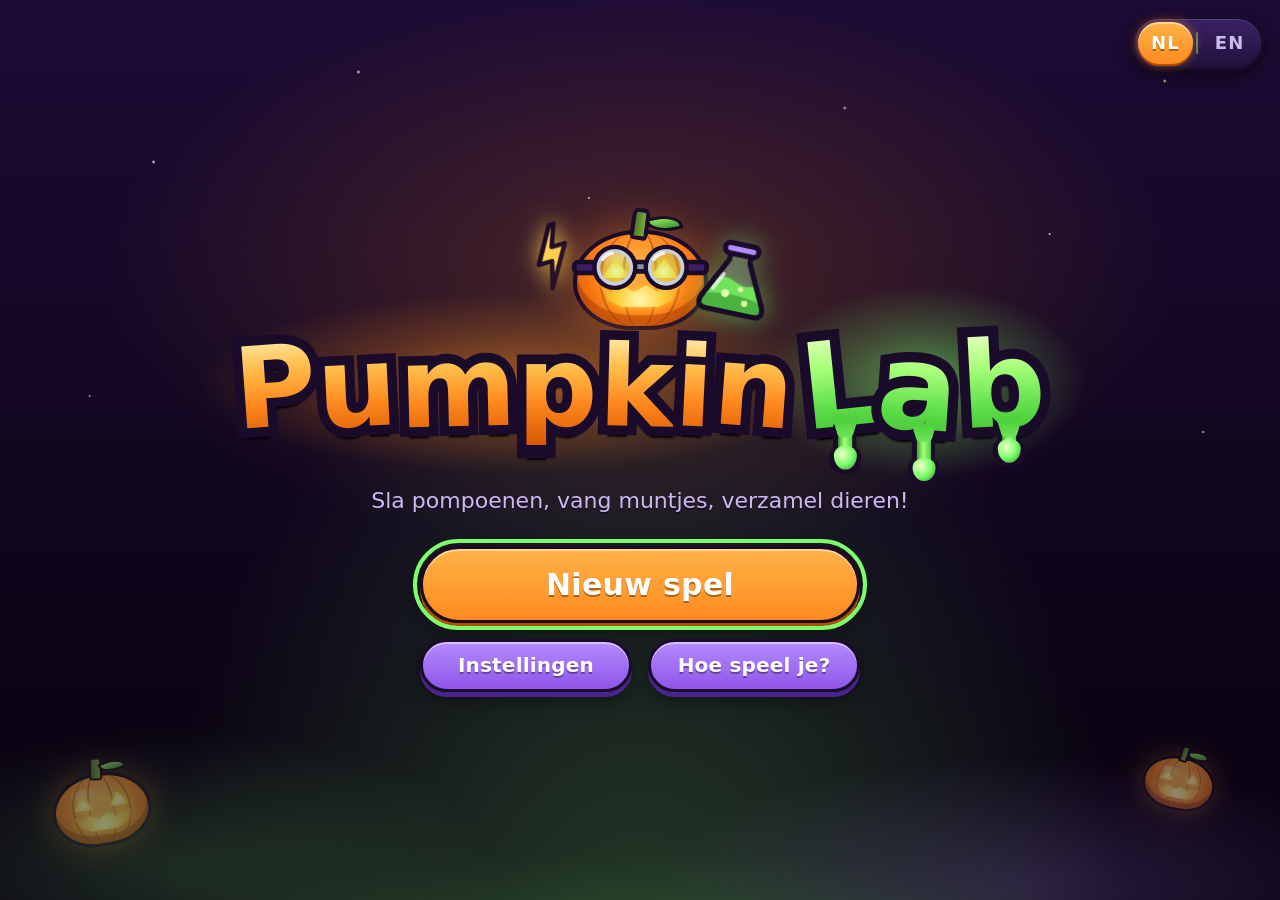
<file: index.html>
<!doctype html>
<html lang="nl">
<head>
  <meta charset="utf-8">
  <meta name="viewport" content="width=device-width, initial-scale=1, maximum-scale=1, user-scalable=no, viewport-fit=cover">
  <meta name="apple-mobile-web-app-capable" content="yes">
  <title>PumpkinLab</title>
  <link rel="icon" href="data:image/svg+xml,%3Csvg xmlns='http://www.w3.org/2000/svg' viewBox='0 0 64 64'%3E%3Crect width='64' height='64' rx='14' fill='%232a1747'/%3E%3Crect x='29' y='5' width='7' height='12' rx='2' fill='%235f9a2c' stroke='%231a0b2b' stroke-width='2.5'/%3E%3Cellipse cx='32' cy='38' rx='25' ry='20' fill='%23ff8a1f' stroke='%231a0b2b' stroke-width='3'/%3E%3Cpath d='M24 20Q17 38 24 56M40 20Q47 38 40 56' fill='none' stroke='%23c84e05' stroke-width='2'/%3E%3Crect x='5' y='31' width='54' height='6' rx='2' fill='%233a2163' stroke='%231a0b2b' stroke-width='2'/%3E%3Ccircle cx='21.5' cy='34' r='9' fill='%237cff6b' stroke='%231a0b2b' stroke-width='3'/%3E%3Ccircle cx='42.5' cy='34' r='9' fill='%237cff6b' stroke='%231a0b2b' stroke-width='3'/%3E%3Ccircle cx='19' cy='31' r='2.5' fill='%23fff'/%3E%3Ccircle cx='40' cy='31' r='2.5' fill='%23fff'/%3E%3Cpath d='M23 48Q32 54 41 48' fill='none' stroke='%231a0b2b' stroke-width='3' stroke-linecap='round'/%3E%3C/svg%3E">
  <link rel="stylesheet" href="style.css">
  <!-- Visitor statistics: Umami at stats.tomeij.net (roytomeij/homelab#218). No cookies, no local storage;
       data-domains keeps local play (start.command) out of the numbers. -->
  <script defer src="https://stats.tomeij.net/script.js"
    data-website-id="d882637e-02ed-4d3e-a411-c2a8e10b1a0b" data-domains="pumpkinlab.tomeij.net"></script>
</head>
<body>
  <canvas id="game"></canvas>
  <div id="ui-root"></div>
  <script type="module" src="src/main.js"></script>
</body>
</html>
</file>
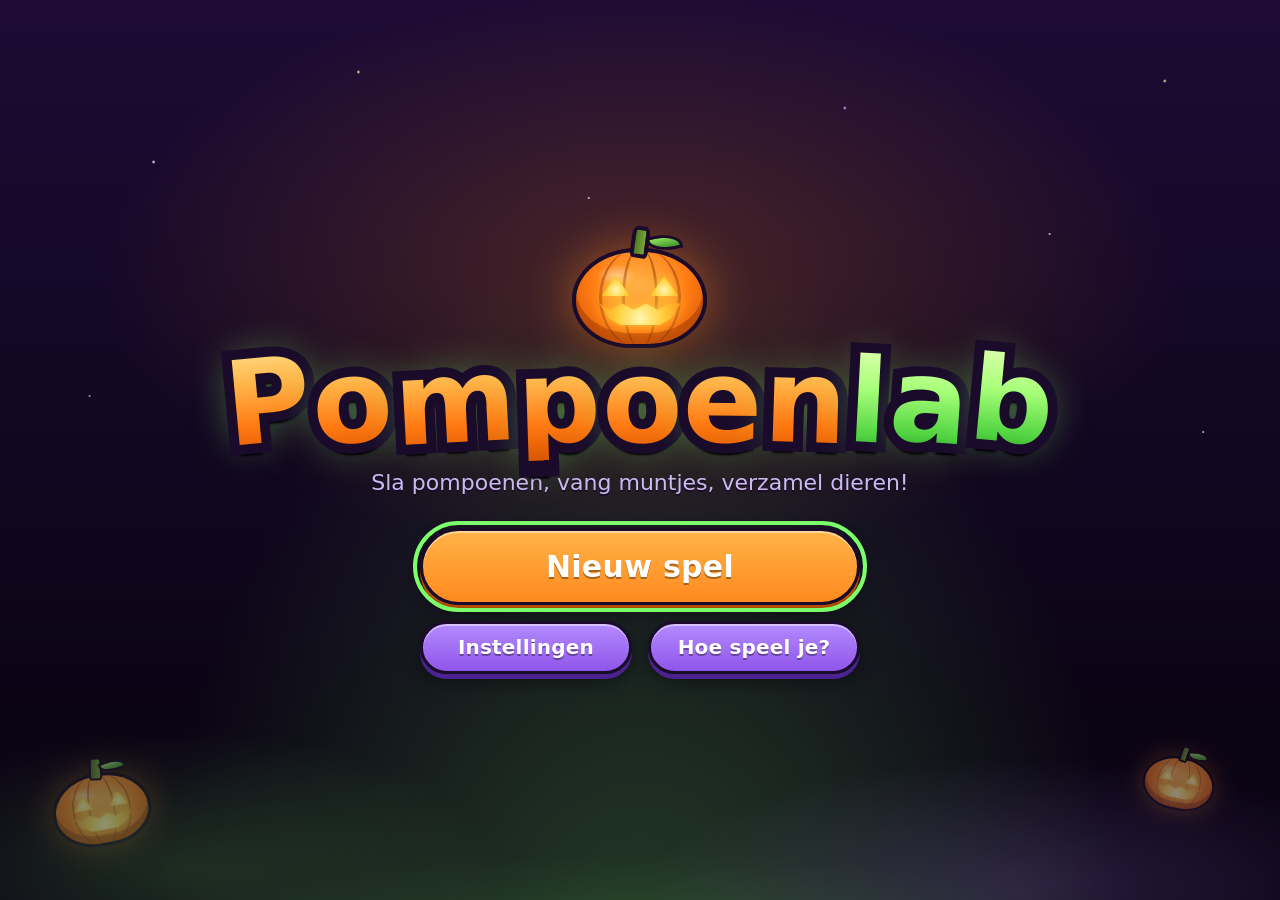
<file: versies/v1/index.html>
<!doctype html>
<html lang="nl">
<head>
  <meta charset="utf-8">
  <meta name="viewport" content="width=device-width, initial-scale=1, maximum-scale=1, user-scalable=no, viewport-fit=cover">
  <meta name="apple-mobile-web-app-capable" content="yes">
  <title>Pompoenlab</title>
  <link rel="icon" href="data:image/svg+xml,%3Csvg xmlns='http://www.w3.org/2000/svg' viewBox='0 0 100 100'%3E%3Ctext y='.9em' font-size='90'%3E%F0%9F%8E%83%3C/text%3E%3C/svg%3E">
  <link rel="stylesheet" href="style.css">
</head>
<body>
  <canvas id="game"></canvas>
  <div id="ui-root"></div>
  <script type="module" src="src/main.js"></script>
</body>
</html>
</file>
<file: style.css>
/* PumpkinLab – UI-stijl (vrolijk-griezelig: donkerpaars, slijmgroen, pompoenoranje) */

:root {
  --bg: #12081f;
  --panel: #2a1747;
  --panel-2: #3a2163;
  --panel-edge: #6b3fb0;
  --ink: #1a0b2b;
  --text: #fff6e8;
  --muted: #cdb9ef;
  --orange: #ff8a1f;
  --orange-2: #ffb347;
  --orange-dk: #b14d00;
  --green: #6fe35a;
  --green-2: #a8ff7a;
  --green-dk: #2c8a2a;
  --purple: #8f55e8;
  --purple-2: #b48bff;
  --purple-dk: #4b2390;
  --danger: #ff5a6e;
  --danger-dk: #a3203a;
  --gold: #ffd34d;
  --slime: #7cff6b;
  --font: "Arial Rounded MT Bold", "SF Pro Rounded", ui-rounded, "Nunito", "Varela Round", "Trebuchet MS", system-ui, -apple-system, "Segoe UI", Roboto, sans-serif;
  --r: clamp(14px, 2.4vmin, 24px);
  --gap: clamp(8px, 1.8vmin, 18px);
  --fs: clamp(14px, 2.4vmin, 20px);
  --hud-h: clamp(40px, 7vmin, 60px);
  --safe-t: env(safe-area-inset-top, 0px);
  --safe-b: env(safe-area-inset-bottom, 0px);
  --safe-l: env(safe-area-inset-left, 0px);
  --safe-r: env(safe-area-inset-right, 0px);
}

html, body {
  margin: 0;
  padding: 0;
  width: 100%;
  height: 100%;
  background: #000;
  overflow: hidden;
  user-select: none;
  -webkit-user-select: none;
  -webkit-touch-callout: none;
  touch-action: none;
  -webkit-tap-highlight-color: transparent;
  overscroll-behavior: none;
  /* iOS liggend: geen automatische tekstvergroting (die oogt als "inzoomen") */
  -webkit-text-size-adjust: 100%;
  text-size-adjust: 100%;
}

/* Body vastzetten: iOS negeert overflow:hidden voor het scrollen/verschuiven van de pagina zelf. */
body { font-family: var(--font); color: var(--text); position: fixed; inset: 0; }

/* Dubbeltik-zoom / vergrootglas / callout op iOS, laag voor laag:
   - touch-action wordt niet geërfd en scrollcontainers (.panel, lijsten) resetten het naar "auto";
     daarom krijgt elk element pan-x pan-y (scrollen mag, zoomen niet). Klassen hieronder
     (.hit-btn/.joy none, .shop-list pan-y, .slider pan-x) zijn specifieker en winnen.
   - geen tekstselectie of callout, behalve in echte tekstvelden. */
*, *::before, *::after {
  touch-action: pan-x pan-y;
  -webkit-user-select: none;
  user-select: none;
  -webkit-touch-callout: none;
}
button, a, label, select, [role="button"], [role="switch"] { touch-action: manipulation; }
input:not([type="range"]):not([type="checkbox"]):not([type="radio"]), textarea, [contenteditable="true"] {
  -webkit-user-select: text;
  user-select: text;
  -webkit-touch-callout: default;
}

/* ------------------------------------------------------------ basislaag */
#ui-root, .ui {
  position: fixed;
  inset: 0;
  pointer-events: none;
  font-family: var(--font);
  color: var(--text);
  font-size: var(--fs);
  line-height: 1.25;
  z-index: 10;
}
.ui * { box-sizing: border-box; }
.ui .hidden { display: none !important; }

/* ------------------------------------------------------------ iconen */
.icon {
  --icon: 48px;
  display: inline-grid;
  place-items: center;
  width: var(--icon);
  height: var(--icon);
  flex: none;
  position: relative;
}
.icon canvas { width: 100%; height: 100%; object-fit: contain; display: block; }
.icon-emoji { font-size: calc(var(--icon) * 0.78); line-height: 1; font-family: "Apple Color Emoji", "Segoe UI Emoji", "Noto Color Emoji", sans-serif; }
.icon-plus {
  position: absolute; right: 2%; bottom: 2%;
  display: grid; place-items: center;
  width: 42%; height: 42%; border-radius: 50%;
  background: var(--green); color: #12330e; border: 2px solid var(--ink);
  font-weight: 900; font-size: calc(var(--icon) * 0.34); line-height: 1;
}

/* ------------------------------------------------------------ knoppen */
.btn {
  --c1: var(--orange-2); --c2: var(--orange); --cd: var(--orange-dk); --glow: rgba(255, 138, 31, .55);
  font: inherit;
  font-weight: 900;
  font-size: clamp(16px, 2.8vmin, 24px);
  letter-spacing: .01em;
  color: #fff;
  text-shadow: 0 2px 0 rgba(0, 0, 0, .35);
  min-height: 52px;
  min-width: 52px;
  padding: .55em 1.2em;
  border: 3px solid var(--ink);
  border-radius: 999px;
  background: linear-gradient(180deg, var(--c1), var(--c2));
  box-shadow: 0 5px 0 var(--cd), 0 8px 18px rgba(0, 0, 0, .45), inset 0 2px 0 rgba(255, 255, 255, .45);
  cursor: pointer;
  pointer-events: auto;
  transition: transform .08s ease, box-shadow .12s ease, filter .12s ease;
  display: inline-flex;
  align-items: center;
  justify-content: center;
  gap: .4em;
  white-space: nowrap;
  touch-action: manipulation;
  -webkit-tap-highlight-color: transparent;
}
.btn:hover:not(:disabled) { filter: brightness(1.08); box-shadow: 0 5px 0 var(--cd), 0 0 22px var(--glow), inset 0 2px 0 rgba(255, 255, 255, .5); transform: translateY(-1px); }
.btn:active:not(:disabled) { transform: translateY(4px); box-shadow: 0 1px 0 var(--cd), 0 3px 8px rgba(0, 0, 0, .4), inset 0 2px 0 rgba(255, 255, 255, .35); }
.btn:focus-visible { outline: 4px solid var(--slime); outline-offset: 3px; }
.btn:disabled { cursor: not-allowed; filter: grayscale(.85) brightness(.7); box-shadow: 0 3px 0 #222, inset 0 2px 0 rgba(255, 255, 255, .15); }
.btn-green  { --c1: var(--green-2); --c2: var(--green); --cd: var(--green-dk); --glow: rgba(124, 255, 107, .55); color: #12330e; text-shadow: 0 1px 0 rgba(255, 255, 255, .45); }
.btn-purple { --c1: var(--purple-2); --c2: var(--purple); --cd: var(--purple-dk); --glow: rgba(180, 139, 255, .55); }
.btn-danger { --c1: #ff8a98; --c2: var(--danger); --cd: var(--danger-dk); --glow: rgba(255, 90, 110, .5); }
.btn-ghost  { --c1: #4a3570; --c2: #3a2860; --cd: #1d1135; --glow: transparent; color: var(--muted); }
.btn-big { font-size: clamp(19px, 3.6vmin, 30px); min-height: 60px; padding: .55em 1.5em; }
.btn-stack { flex-direction: column; gap: .18em; line-height: 1.1; }
.btn-stack small { font-size: .55em; opacity: .9; letter-spacing: .04em; }

/* ------------------------------------------------------------ schermen en panelen */
.screens { position: absolute; inset: 0; z-index: 40; pointer-events: none; }
.screen {
  position: absolute;
  inset: 0;
  pointer-events: auto;
  display: flex;
  align-items: center;
  justify-content: center;
  padding: calc(var(--gap) + var(--safe-t)) calc(var(--gap) + var(--safe-r)) calc(var(--gap) + var(--safe-b)) calc(var(--gap) + var(--safe-l));
  background: radial-gradient(ellipse at 50% 35%, rgba(58, 24, 98, .72), rgba(8, 3, 16, .9) 75%);
  animation: fade-in .25s ease both;
  overflow: hidden;
}
.screen.rerender, .screen.rerender .anim-in, .screen.rerender .late-in, .screen.rerender .bounce { animation: none !important; }

.panel {
  position: relative;
  background:
    radial-gradient(ellipse at 50% -20%, rgba(124, 255, 107, .12), transparent 60%),
    linear-gradient(180deg, var(--panel-2), var(--panel));
  border: 3px solid var(--ink);
  border-radius: calc(var(--r) * 1.4);
  box-shadow: 0 0 0 3px var(--panel-edge), 0 0 40px rgba(143, 85, 232, .45), 0 18px 40px rgba(0, 0, 0, .6), inset 0 2px 0 rgba(255, 255, 255, .12);
  padding: clamp(14px, 3vmin, 30px);
  max-width: min(980px, 100%);
  max-height: 100%;
  overflow: auto;
  scrollbar-width: thin;
  scrollbar-color: var(--purple) transparent;
  display: flex;
  flex-direction: column;
  gap: var(--gap);
}
.panel-head { display: flex; flex-direction: column; align-items: center; gap: 4px; text-align: center; }
.panel-title {
  margin: 0;
  font-size: clamp(24px, 5vmin, 44px);
  font-weight: 900;
  color: var(--orange-2);
  text-align: center;
  text-shadow: 0 3px 0 var(--ink), 0 0 18px rgba(255, 138, 31, .5);
  letter-spacing: .02em;
}
.panel-sub { margin: 0; color: var(--muted); font-size: clamp(14px, 2.4vmin, 19px); }
.panel-foot { display: flex; align-items: center; justify-content: space-between; gap: var(--gap); flex-wrap: wrap; margin-top: 2px; }
.panel-foot.center { justify-content: center; flex-wrap: wrap-reverse; }
.panel-foot.end { justify-content: flex-end; }
.row { display: flex; gap: var(--gap); flex-wrap: wrap; }
.row.center { justify-content: center; }
.note { margin: 0; color: var(--muted); font-size: clamp(13px, 2.1vmin, 17px); text-align: center; }
.lead { margin: 0; font-size: clamp(16px, 2.8vmin, 22px); text-align: center; max-width: 34em; }
.big-title {
  margin: 0;
  font-size: clamp(30px, 7vmin, 64px);
  font-weight: 900;
  color: var(--orange-2);
  text-align: center;
  text-shadow: 0 4px 0 var(--ink), 0 0 26px rgba(255, 138, 31, .6);
  line-height: 1.05;
}
.big-title.danger { color: #ff8a98; text-shadow: 0 4px 0 var(--ink), 0 0 26px rgba(255, 90, 110, .55); }
.big-title.gold { color: var(--gold); text-shadow: 0 4px 0 var(--ink), 0 0 30px rgba(255, 211, 77, .7); }
.chip {
  display: inline-flex; align-items: center; gap: .4em;
  align-self: center;
  padding: .3em .9em .3em .4em;
  border-radius: 999px;
  background: rgba(0, 0, 0, .35);
  border: 2px solid rgba(255, 211, 77, .5);
  font-weight: 900;
  font-size: clamp(16px, 2.8vmin, 24px);
  color: var(--gold);
}
.lost-chip { color: #ff8a98; border-color: rgba(255, 90, 110, .5); }

/* modals */
.modal-back {
  position: absolute; inset: 0;
  display: flex; align-items: center; justify-content: center;
  padding: var(--gap);
  background: rgba(8, 3, 16, .72);
  animation: fade-in .2s ease both;
  z-index: 5;
}
.modal { width: min(640px, 100%); }
.settings-modal { width: min(740px, 100%); }
.settings-modal .set-row { grid-template-columns: 8.6em 1fr; }
.settings-modal .seg-btn { padding: .35em .7em; }
.modal-body { display: flex; flex-direction: column; gap: var(--gap); }
.confirm-text { margin: 0; text-align: center; font-size: clamp(16px, 2.6vmin, 21px); max-width: 26em; align-self: center; }

/* ------------------------------------------------------------ titel */
.screen-title {
  background:
    radial-gradient(ellipse 60% 45% at 50% 30%, rgba(255, 138, 31, .22), transparent 70%),
    radial-gradient(ellipse at 50% 120%, rgba(124, 255, 107, .25), transparent 55%),
    linear-gradient(180deg, #1d0b35, #0b0414 80%);
}
.title-wrap { width: 100%; height: 100%; display: flex; align-items: center; justify-content: center; }
.title-main { position: relative; z-index: 2; display: flex; flex-direction: column; align-items: center; gap: clamp(12px, 3.5vmin, 36px); max-height: 100%; }
.logo-box { display: flex; flex-direction: column; align-items: center; gap: clamp(2px, 1vmin, 10px); }
/* logo: "Pumpkin" gloeit oranje, "Lab" is druipend slijm met belletjes */
.logo {
  position: relative;
  margin: 0 0 .3em;
  font-size: clamp(44px, 12.5vmin, 132px);
  font-weight: 900;
  line-height: 1;
  letter-spacing: .01em;
  white-space: nowrap;
  /* "Arial Rounded MT Bold" heeft maar één (regular-gemarkeerde) snit: WebKit/iOS maakte er
     anders een nep-vet van, waardoor de letters dik werden en over elkaar heen liepen. */
  font-synthesis: none;
}
.logo-w { position: relative; display: inline-block; }
.logo-w.w2 { margin-left: .05em; }
/* gloed achter elk woord als zachte gradient (een text-shadow-gloed wordt in WebKit
   ook om de -webkit-text-stroke getekend en wordt dan een dikke, vlekkerige waas) */
.logo-w::before {
  content: ""; position: absolute; z-index: 0; inset: -.35em -.3em -.25em;
  pointer-events: none;
  background: radial-gradient(closest-side, rgba(255, 138, 31, .55), rgba(255, 138, 31, .22) 55%, rgba(255, 138, 31, 0));
}
.logo-w.w2::before {
  inset: -.35em -.35em -.3em;
  background: radial-gradient(closest-side, rgba(124, 255, 107, .55), rgba(124, 255, 107, .22) 55%, rgba(124, 255, 107, 0));
}
.logo-l {
  position: relative;
  z-index: 1;
  display: inline-block;
  color: var(--ink);
  -webkit-text-stroke: .17em var(--ink);
  text-shadow: 0 .07em 0 var(--ink), 0 .1em .02em #000;
  transform: rotate(calc((var(--i) - 3) * 1.4deg));
  animation: letter-bob 2.6s ease-in-out infinite;
  animation-delay: calc(var(--i) * -0.18s);
}
.logo-l::after {
  content: attr(data-l);
  position: absolute; inset: 0;
  -webkit-text-stroke: 0;
  text-shadow: none;
  color: transparent;
  background: linear-gradient(180deg, #fff1b8 0%, #ffc04d 30%, #ff8a1f 62%, #d85600 100%);
  -webkit-background-clip: text;
  background-clip: text;
}
.w2 .logo-l {
  font-size: 1.06em;
  animation-name: slime-wobble;
  animation-duration: 3s;
}
.w2 .logo-l:nth-child(1) { transform: rotate(-6deg); }
.w2 .logo-l:nth-child(2) { transform: rotate(4deg) translateY(.03em); }
.w2 .logo-l:nth-child(3) { transform: rotate(-3deg); }
.w2 .logo-l::after { background-image: linear-gradient(180deg, #f0ffc8 0%, #a8ff7a 35%, #5fe04a 68%, #3fb832 100%); }
/* elke druppel hangt in zijn eigen letter (L, a, b): positie in % van de letterbreedte */
.slime-drip {
  position: absolute; z-index: 2; top: .84em; left: var(--x, 50%);
  width: .12em; height: var(--len, .2em); margin-left: -.06em;
}
.slime-drip > i {
  position: absolute; inset: 0; display: block;
  border-radius: 0 0 .05em .05em;
  background: linear-gradient(90deg, #36a82c, #a8ff7a 45%, #4fd23f);
  filter: drop-shadow(.035em 0 0 #1a0b2b) drop-shadow(-.035em 0 0 #1a0b2b) drop-shadow(0 .035em 0 #1a0b2b);
  transform-origin: 50% 0;
  animation: drip 3.4s ease-in-out infinite;
  animation-delay: inherit;
}
.slime-drip::before {
  content: ""; position: absolute; z-index: 1; left: 50%; top: -.13em;
  width: .26em; height: .24em; translate: -50% 0;
  border-radius: 50% 50% 50% 50% / 25% 25% 75% 75%;
  background: linear-gradient(180deg, rgba(79, 210, 63, 0), #4fd23f 40%, #6fe35a);
  clip-path: polygon(0 0, 100% 0, 72% 100%, 28% 100%);
}
.slime-drip > i::after {
  content: ""; position: absolute; left: 50%; bottom: -.08em;
  width: .19em; height: .2em; translate: -50% 0;
  border-radius: 50% 50% 50% 50% / 40% 40% 60% 60%;
  background: radial-gradient(circle at 35% 35%, #f0ffc8, #7cff6b 50%, #2c8a2a);
}
/* draai de letter-kanteling terug, zodat de druppels recht naar beneden hangen */
.slime-drip.d1 { --x: 52%; --len: .3em; transform-origin: 50% 0; rotate: 6deg; }
.slime-drip.d2 { --x: 60%; --len: .36em; animation-delay: -1.2s; transform-origin: 50% 0; rotate: -4deg; }
.slime-drip.d3 { --x: 55%; --len: .24em; animation-delay: -2.3s; transform-origin: 50% 0; rotate: 3deg; }
.slime-bub {
  position: absolute; bottom: .92em; z-index: 2;
  width: .11em; height: .11em; border-radius: 50%;
  background: radial-gradient(circle at 35% 35%, #fff, #a8ff7a 55%, #4fd23f);
  box-shadow: 0 0 .12em rgba(124, 255, 107, .9);
  opacity: 0;
  animation: bubble-rise 2.8s ease-in infinite;
}
.slime-bub.s1 { left: .7em; }
.slime-bub.s2 { left: 1.3em; width: .08em; height: .08em; animation-delay: -1s; }
.slime-bub.s3 { left: 1.85em; width: .13em; height: .13em; animation-delay: -1.9s; }
/* telefoon: geen schaal-wiebel op de letters; iOS schaalt dan een gerasterde bitmap
   van de tekst en de omlijning wordt wazig. Alleen het zachte op-en-neer blijft. */
@media (max-height: 520px), (max-width: 520px) {
  .w2 .logo-l { animation-name: letter-bob; }
}

/* embleem: held-pompoen met labbril, kolf met slijm en een vonk */
.lab-emblem { --pk: clamp(64px, 15vmin, 150px); position: relative; display: flex; justify-content: center; }
.pk-goggles { position: absolute; inset: 0; z-index: 4; pointer-events: none; }
.pk-goggles svg, .fl-art svg, .lab-bolt svg { display: block; width: 100%; height: 100%; overflow: visible; }
.lab-flask {
  position: absolute; left: calc(50% + var(--pk) * .44); bottom: calc(var(--pk) * -.04);
  width: calc(var(--pk) * .58); height: calc(var(--pk) * .773);
  rotate: 12deg;
  filter: drop-shadow(0 0 calc(var(--pk) * .1) rgba(124, 255, 107, .55));
}
.fl-art { display: block; width: 100%; height: 100%; }
.fl-bub {
  position: absolute; left: 44%; top: 14%;
  width: calc(var(--pk) * .07); height: calc(var(--pk) * .07); border-radius: 50%;
  background: radial-gradient(circle at 35% 35%, #fff, #a8ff7a 55%, #4fd23f);
  box-shadow: 0 0 0 2px var(--ink);
  opacity: 0;
  animation: flask-bub 2.4s ease-in infinite;
}
.fl-bub.b2 { left: 34%; width: calc(var(--pk) * .05); height: calc(var(--pk) * .05); animation-delay: -.8s; --dx: -6px; }
.fl-bub.b3 { left: 54%; animation-delay: -1.6s; --dx: 7px; }
.lab-bolt {
  position: absolute; right: calc(50% + var(--pk) * .48); top: calc(var(--pk) * .1);
  width: calc(var(--pk) * .34); height: calc(var(--pk) * .51);
  rotate: -16deg;
  filter: drop-shadow(0 0 calc(var(--pk) * .08) rgba(255, 211, 77, .85));
  animation: zap 2.6s linear infinite;
}
.subtitle { margin: 0; color: var(--muted); font-size: clamp(14px, 2.6vmin, 22px); text-align: center; text-shadow: 0 2px 0 var(--ink); }
.menu { display: flex; flex-direction: column; align-items: stretch; gap: clamp(10px, 1.8vmin, 16px); width: min(440px, 88vw); }
.menu .row { flex-wrap: nowrap; }
.menu .row .btn { flex: 1 1 0; padding-inline: .6em; font-size: clamp(15px, 2.4vmin, 20px); }
/* taalkeuze NL|EN rechtsboven op het titelscherm (binnen de safe area) */
.lang-toggle {
  position: absolute; z-index: 3;
  top: calc(var(--gap) + var(--safe-t)); right: calc(var(--gap) + var(--safe-r));
  display: flex; align-items: center; gap: 3px; padding: 3px;
  border: 3px solid var(--ink); border-radius: 999px;
  background: linear-gradient(180deg, #3a2163, #22113c);
  box-shadow: 0 4px 0 #120822, 0 6px 16px rgba(0, 0, 0, .45), inset 0 1px 0 rgba(255, 255, 255, .14);
}
.lang-sep { width: 2px; height: 22px; border-radius: 2px; background: rgba(124, 255, 107, .45); }
.lang-btn {
  font: inherit; font-weight: 900; font-size: clamp(15px, 2.2vmin, 18px); letter-spacing: .06em;
  color: var(--muted);
  min-width: 52px; min-height: 42px; padding: 0 .75em;
  border: 0; border-radius: 999px; background: transparent;
  cursor: pointer; touch-action: manipulation; -webkit-tap-highlight-color: transparent;
  transition: background .12s, color .12s, transform .08s;
}
.lang-btn:hover:not([aria-pressed="true"]) { color: var(--green-2); background: rgba(124, 255, 107, .12); }
.lang-btn:active { transform: translateY(1px); }
.lang-btn[aria-pressed="true"] {
  color: #fff; text-shadow: 0 2px 0 rgba(0, 0, 0, .35);
  background: linear-gradient(180deg, var(--orange-2), var(--orange));
  box-shadow: 0 2px 0 var(--orange-dk), 0 0 12px rgba(255, 138, 31, .55), inset 0 2px 0 rgba(255, 255, 255, .45);
}
.lang-btn:focus-visible { outline: 4px solid var(--slime); outline-offset: 2px; }

.title-deco { position: absolute; inset: 0; pointer-events: none; z-index: 1; overflow: hidden; }
.fog {
  position: absolute; left: -10%; right: -10%; bottom: -8%; height: 38%;
  background:
    radial-gradient(ellipse 30% 60% at 20% 70%, rgba(124, 255, 107, .16), transparent 70%),
    radial-gradient(ellipse 35% 55% at 75% 75%, rgba(180, 139, 255, .18), transparent 70%),
    radial-gradient(ellipse 50% 50% at 50% 100%, rgba(124, 255, 107, .14), transparent 70%);
  filter: blur(6px);
  animation: fog-drift 14s ease-in-out infinite alternate;
}
.twinkles {
  position: absolute; inset: 0;
  background-image:
    radial-gradient(2px 2px at 12% 18%, #fff, transparent),
    radial-gradient(2px 2px at 28% 8%, #ffe9a8, transparent),
    radial-gradient(1.5px 1.5px at 46% 22%, #fff, transparent),
    radial-gradient(2px 2px at 66% 12%, #c9b8ff, transparent),
    radial-gradient(1.5px 1.5px at 82% 26%, #fff, transparent),
    radial-gradient(2px 2px at 91% 9%, #ffe9a8, transparent),
    radial-gradient(1.5px 1.5px at 7% 44%, #c9b8ff, transparent),
    radial-gradient(1.5px 1.5px at 94% 48%, #fff, transparent);
  animation: twinkle 3.5s ease-in-out infinite alternate;
}

/* ------------------------------------------------------------ CSS-pompoen */
.pumpkin { --pk: clamp(70px, 15vmin, 150px); position: relative; width: var(--pk); height: calc(var(--pk) * .9); flex: none; }
.pk-body {
  position: absolute; left: 0; right: 0; bottom: 0; height: 82%;
  border-radius: 48% 48% 44% 44% / 52% 52% 48% 48%;
  background:
    radial-gradient(ellipse 22% 18% at 32% 26%, rgba(255, 255, 255, .45), transparent 70%),
    radial-gradient(ellipse at 50% 35%, #ffb347, #ff7a12 55%, #c84e05 100%);
  border: calc(var(--pk) * .035) solid var(--ink);
  box-shadow: inset 0 calc(var(--pk) * -.08) 0 rgba(120, 30, 0, .35), 0 0 calc(var(--pk) * .35) rgba(255, 138, 31, .45);
  overflow: hidden;
}
.pk-body::before, .pk-body::after {
  content: ""; position: absolute; top: -4%; bottom: -4%;
  border-radius: 50%;
  border-left: calc(var(--pk) * .025) solid rgba(130, 40, 0, .45);
  border-right: calc(var(--pk) * .025) solid rgba(130, 40, 0, .45);
}
.pk-body::before { left: 18%; right: 18%; }
.pk-body::after { left: 36%; right: 36%; }
.pk-stem {
  position: absolute; left: 50%; top: 0; width: 13%; height: 26%;
  transform: translateX(-50%) rotate(8deg);
  background: linear-gradient(90deg, #4f7a24, #7aa83a);
  border: calc(var(--pk) * .03) solid var(--ink);
  border-radius: 30% 30% 20% 20%;
  z-index: 1;
}
.pk-leaf {
  position: absolute; left: 55%; top: 6%; width: 26%; height: 14%;
  background: linear-gradient(180deg, #8fe05a, #3f9a2c);
  border: calc(var(--pk) * .025) solid var(--ink);
  border-radius: 0 80% 0 80%;
  transform: rotate(-12deg);
  z-index: 2;
}
.pk-face { position: absolute; inset: 0; z-index: 3; filter: drop-shadow(0 0 calc(var(--pk) * .05) #ffd23f); }
.pk-eye, .pk-mouth { position: absolute; background: radial-gradient(circle at 50% 70%, #fff7b0, #ffd23f 50%, #ff9a1a); }
.pk-eye { top: 26%; width: 22%; height: 22%; clip-path: polygon(50% 0, 100% 100%, 0 100%); animation: flicker 2.2s infinite; }
.pk-eye.l { left: 20%; }
.pk-eye.r { right: 20%; }
.pk-mouth {
  left: 18%; right: 18%; top: 56%; height: 24%;
  clip-path: polygon(0 0, 14% 30%, 28% 0, 42% 30%, 58% 0, 72% 30%, 86% 0, 100% 0, 88% 70%, 72% 100%, 28% 100%, 12% 70%);
  animation: flicker 2.2s infinite .3s;
}
.pumpkin.hero { --pk: clamp(64px, 15vmin, 150px); animation: bob 2.4s ease-in-out infinite; margin-bottom: clamp(-14px, -1.5vmin, -4px); }
.pumpkin.deco { --pk: clamp(50px, 11vmin, 120px); position: absolute; opacity: .55; filter: saturate(.8); }
.pumpkin.deco.d1 { left: 4%; bottom: 6%; transform: rotate(-10deg); animation: bob 3.2s ease-in-out infinite; }
.pumpkin.deco.d2 { right: 5%; bottom: 10%; --pk: clamp(40px, 8vmin, 90px); transform: rotate(12deg); animation: bob 2.8s ease-in-out infinite -1s; }
.pumpkin.sad .pk-mouth { top: 60%; height: 16%; left: 30%; right: 30%; clip-path: polygon(0 100%, 20% 20%, 50% 0, 80% 20%, 100% 100%, 50% 60%); }
.pumpkin.sad .pk-eye { clip-path: polygon(0 20%, 100% 0, 80% 100%, 20% 100%); top: 30%; height: 16%; }
.pumpkin.sad { --pk: clamp(70px, 14vmin, 130px); animation: wobble 3s ease-in-out infinite; filter: saturate(.75); }
.pumpkin.happy { --pk: clamp(80px, 15vmin, 140px); animation: bob 1.8s ease-in-out infinite; }
.pumpkin.happy .pk-mouth { clip-path: polygon(0 0, 100% 0, 85% 60%, 50% 100%, 15% 60%); }

/* ------------------------------------------------------------ instellingen */
.set-row { display: grid; grid-template-columns: minmax(7em, 30%) 1fr; align-items: center; gap: var(--gap); }
.set-label { font-weight: 900; color: var(--muted); }
.seg { display: flex; flex-wrap: wrap; gap: 6px; }
.seg-btn {
  font: inherit; font-weight: 800;
  font-size: clamp(14px, 2.2vmin, 18px);
  color: var(--text);
  min-height: 48px;
  padding: .35em .9em;
  border-radius: 14px;
  border: 3px solid var(--ink);
  background: #2a1a46;
  box-shadow: 0 3px 0 #120822, inset 0 1px 0 rgba(255, 255, 255, .12);
  cursor: pointer;
  flex: 1 1 auto;
  transition: transform .08s, background .12s, box-shadow .12s;
  touch-action: manipulation;
}
.seg-btn:hover { background: #3b2662; }
.seg-btn:active { transform: translateY(2px); box-shadow: 0 1px 0 #120822; }
.seg-btn[aria-pressed="true"] {
  background: linear-gradient(180deg, var(--orange-2), var(--orange));
  color: #fff; text-shadow: 0 2px 0 rgba(0, 0, 0, .35);
  box-shadow: 0 3px 0 var(--orange-dk), 0 0 14px rgba(255, 138, 31, .55);
}
.seg-btn:focus-visible { outline: 4px solid var(--slime); outline-offset: 2px; }
.seg-btn .num {
  display: inline-grid; place-items: center; width: 1.5em; height: 1.5em; border-radius: 50%;
  background: rgba(0, 0, 0, .35); font-size: .85em; margin-right: .1em;
}
.slider-wrap { display: flex; align-items: center; gap: 10px; }
.set-val { min-width: 3.2em; text-align: right; font-weight: 900; color: var(--gold); }
.slider {
  --p: 50%;
  -webkit-appearance: none; appearance: none;
  flex: 1; height: 48px; margin: 0; background: transparent; cursor: pointer;
  touch-action: pan-x;
}
.slider::-webkit-slider-runnable-track {
  height: 14px; border-radius: 999px; border: 3px solid var(--ink);
  background: linear-gradient(90deg, var(--green) 0 var(--p), #241538 var(--p) 100%);
}
.slider::-moz-range-track { height: 10px; border-radius: 999px; border: 3px solid var(--ink); background: #241538; }
.slider::-moz-range-progress { height: 10px; border-radius: 999px; background: var(--green); }
.slider::-webkit-slider-thumb {
  -webkit-appearance: none; appearance: none;
  width: 32px; height: 32px; margin-top: -12px; border-radius: 50%;
  background: radial-gradient(circle at 35% 30%, #ffe08a, var(--orange) 60%);
  border: 3px solid var(--ink); box-shadow: 0 2px 0 var(--orange-dk), 0 0 10px rgba(255, 138, 31, .6);
}
.slider::-moz-range-thumb {
  width: 28px; height: 28px; border-radius: 50%;
  background: radial-gradient(circle at 35% 30%, #ffe08a, var(--orange) 60%);
  border: 3px solid var(--ink);
}
.slider:focus-visible { outline: 4px solid var(--slime); outline-offset: 2px; border-radius: 12px; }

/* geluid aan/uit: schakelaar + volumeschuif in één rij */
.audio-ctl { display: flex; align-items: center; gap: 12px; min-width: 0; }
.audio-ctl .slider-wrap { flex: 1; min-width: 0; transition: opacity .15s, filter .15s; }
.audio-row.is-off .slider-wrap { opacity: .4; filter: grayscale(1); }
.audio-row.is-off .set-label { color: #8f7bb3; }
.switch {
  font: inherit; font-weight: 900; font-size: clamp(14px, 2.2vmin, 18px);
  flex: none;
  display: inline-flex; align-items: center; gap: 8px;
  min-height: 48px; min-width: 6.4em;
  padding: 4px 12px 4px 6px;
  border-radius: 999px; border: 3px solid var(--ink);
  background: #2a1a46; color: var(--muted);
  box-shadow: 0 3px 0 #120822, inset 0 1px 0 rgba(255, 255, 255, .12);
  cursor: pointer; touch-action: manipulation;
  text-transform: uppercase; letter-spacing: .04em;
  transition: background .15s, color .15s, box-shadow .15s;
}
.switch:hover { background: #3b2662; }
.switch:active { transform: translateY(2px); box-shadow: 0 1px 0 #120822; }
.switch:focus-visible { outline: 4px solid var(--slime); outline-offset: 2px; }
.switch-track {
  position: relative; flex: none;
  width: 52px; height: 30px; border-radius: 999px;
  background: #170c29; border: 3px solid var(--ink);
  box-shadow: inset 0 2px 4px rgba(0, 0, 0, .5);
  transition: background .18s;
}
.switch-knob {
  position: absolute; top: 2px; left: 2px;
  width: 20px; height: 20px; border-radius: 50%;
  background: radial-gradient(circle at 35% 30%, #fff, #b9a6dc 70%);
  border: 2px solid var(--ink);
  transition: transform .18s cubic-bezier(.3, 1.5, .5, 1), background .18s;
}
.switch.on { background: linear-gradient(180deg, #2f6b2a, #1c4219); color: var(--green-2); box-shadow: 0 3px 0 #0d2a0b, 0 0 12px rgba(124, 255, 107, .35); }
.switch.on .switch-track { background: var(--green); }
.switch.on .switch-knob { transform: translateX(22px); background: radial-gradient(circle at 35% 30%, #fff, #e7ffd9 70%); }
.switch-txt { min-width: 2.2em; text-align: left; }

/* hoe speel je */
.howto { list-style: none; margin: 0; padding: 0; display: flex; flex-direction: column; gap: 10px; }
.howto li { display: flex; align-items: center; gap: 12px; background: rgba(0, 0, 0, .22); border-radius: 14px; padding: 6px 10px; font-size: clamp(14px, 2.2vmin, 18px); }
.howto-ic { flex: none; min-width: 86px; display: flex; justify-content: center; }
.keys { display: inline-flex; gap: 3px; flex-wrap: wrap; justify-content: center; }
kbd {
  font: inherit; font-weight: 900; font-size: .85em;
  min-width: 1.8em; padding: .15em .4em; text-align: center;
  background: #f4ead8; color: var(--ink);
  border: 2px solid var(--ink); border-radius: 7px;
  box-shadow: 0 3px 0 #8d7c63;
}

/* ------------------------------------------------------------ dieren kiezen */
.pets-panel, .shop-panel { overflow: hidden; }
.pets-panel { width: min(980px, 100%); }
.pet-grid, .shop-list { overflow-y: auto; min-height: 0; flex: 0 1 auto; overscroll-behavior: contain; scrollbar-width: thin; scrollbar-color: var(--purple) transparent; }
.panel-head, .panel-foot, .shop-panel > .note { flex: none; }
.wolf-hint { color: #c8f7ff; font-weight: 800; }
.pet-grid {
  display: grid;
  grid-template-columns: repeat(auto-fill, minmax(clamp(132px, 19vmin, 180px), 1fr));
  grid-auto-rows: max-content;
  gap: var(--gap);
  padding: 6px;
}
.pet-card {
  position: relative;
  font: inherit; color: var(--text);
  display: flex; flex-direction: column; align-items: center; gap: 4px;
  padding: 12px 10px 12px;
  min-height: 48px;
  border-radius: var(--r);
  border: 3px solid var(--ink);
  background: linear-gradient(180deg, #3d2568, #2a1747);
  box-shadow: 0 4px 0 #120822, inset 0 2px 0 rgba(255, 255, 255, .1);
  cursor: pointer;
  text-align: center;
  transition: transform .1s, box-shadow .15s, background .15s;
  touch-action: manipulation;
}
.pet-card:hover { transform: translateY(-2px); box-shadow: 0 6px 0 #120822, 0 0 16px rgba(180, 139, 255, .4); }
.pet-card:active { transform: translateY(2px); }
.pet-card:focus-visible { outline: 4px solid var(--slime); outline-offset: 3px; }
.pet-card.on {
  background: linear-gradient(180deg, #2f6b2a, #1c4219);
  box-shadow: 0 4px 0 #0d2a0b, 0 0 0 3px var(--green), 0 0 22px rgba(124, 255, 107, .55);
}
.pet-card .check {
  position: absolute; top: -10px; right: -10px;
  width: 34px; height: 34px; border-radius: 50%;
  display: grid; place-items: center;
  background: var(--green); color: #12330e; font-weight: 900; font-size: 20px;
  border: 3px solid var(--ink);
  transform: scale(0); transition: transform .18s cubic-bezier(.3, 1.8, .5, 1);
}
.pet-card.on .check { transform: scale(1); }
.pet-card .pet-ic { --icon: clamp(56px, 10vmin, 80px); filter: drop-shadow(0 3px 0 rgba(0, 0, 0, .35)); }
.pet-card.on .pet-ic { animation: hop .5s ease; }
.pet-name { font-weight: 900; font-size: clamp(16px, 2.6vmin, 21px); color: var(--orange-2); text-shadow: 0 2px 0 var(--ink); }
.pet-desc { font-size: clamp(12px, 1.9vmin, 15px); color: var(--muted); line-height: 1.2; }
.pet-card.on .pet-desc { color: #d8f5cf; }
.pet-card.pop { animation: pop .3s ease; }
.pet-card.nope { animation: shake .35s ease; }
.stars { display: inline-flex; gap: 1px; font-size: clamp(14px, 2.2vmin, 18px); letter-spacing: 0; }
.star { color: rgba(255, 255, 255, .2); text-shadow: 0 1px 0 var(--ink); }
.star.on { color: var(--gold); text-shadow: 0 1px 0 var(--ink), 0 0 6px rgba(255, 211, 77, .7); }
.counter {
  display: inline-flex; align-items: center; gap: 10px;
  font-weight: 900; font-size: clamp(20px, 3.4vmin, 30px);
  padding: 6px 16px; border-radius: 999px;
  background: rgba(0, 0, 0, .35); border: 2px solid rgba(124, 255, 107, .35);
}
.counter.full { color: var(--green-2); border-color: var(--green); }
.counter.shake { animation: shake .35s ease; color: #ff8a98; }
.counter-dots { display: inline-flex; gap: 5px; }
.counter-dots i { width: 14px; height: 14px; border-radius: 50%; border: 2px solid var(--ink); background: #241538; }
.counter-dots i.on { background: var(--green); box-shadow: 0 0 8px var(--green); }

/* ------------------------------------------------------------ winkel */
.shop-panel { width: min(900px, 100%); }
.shop-head { flex-direction: row; justify-content: space-between; flex-wrap: wrap; gap: var(--gap); }
.wallet {
  display: flex; align-items: center; gap: 8px;
  padding: 6px 16px 6px 8px; border-radius: 999px;
  background: rgba(0, 0, 0, .4); border: 3px solid rgba(255, 211, 77, .55);
  box-shadow: 0 0 18px rgba(255, 211, 77, .25);
}
.wallet .icon { --icon: clamp(32px, 5vmin, 44px); }
.wallet-txt { display: flex; flex-direction: column; line-height: 1; }
.wallet-label { font-size: clamp(11px, 1.7vmin, 14px); color: var(--muted); }
.wallet-n { font-size: clamp(24px, 4.4vmin, 38px); color: var(--gold); text-shadow: 0 2px 0 var(--ink); }
.wallet.bump { animation: pop .45s ease; }
.shop-list { display: flex; flex-direction: column; gap: 4px; padding: 0 4px 6px; touch-action: pan-y; }
.shop-sec { display: flex; flex-direction: column; }
.shop-sec-title {
  position: sticky; top: 0; z-index: 3;
  margin: 0; padding: 6px 6px 4px;
  display: flex; align-items: center; gap: 10px;
  font-size: clamp(14px, 2.3vmin, 19px); font-weight: 900;
  text-transform: uppercase; letter-spacing: .08em;
  color: var(--green-2); text-shadow: 0 2px 0 var(--ink);
  background: #321e58;
  border-radius: 10px;
  box-shadow: 0 6px 8px -4px rgba(10, 4, 20, .7);
}
.shop-sec-title::after { content: ""; flex: 1; height: 3px; border-radius: 3px; background: linear-gradient(90deg, rgba(124, 255, 107, .5), transparent); }
.shop-grid { display: grid; grid-template-columns: repeat(auto-fill, minmax(min(100%, 340px), 1fr)); grid-auto-rows: max-content; align-content: start; gap: var(--gap); padding: 4px 2px 8px; }
.shop-card {
  position: relative;
  display: grid; grid-template-columns: auto 1fr auto; align-items: center; gap: 12px;
  padding: 10px 12px; border-radius: var(--r);
  border: 3px solid var(--ink);
  background: linear-gradient(180deg, #3d2568, #2c184c);
  box-shadow: 0 4px 0 #120822, inset 0 2px 0 rgba(255, 255, 255, .08);
}
.shop-card.owned { opacity: .62; }
.shop-card.poor .shop-ic { filter: grayscale(.4); }
.shop-card.is-locked { background: linear-gradient(180deg, #2a1d40, #1f1433); border-style: dashed; border-color: #4a3870; box-shadow: 0 4px 0 #120822; }
.shop-card.is-locked .shop-ic > .icon:first-child { filter: grayscale(1) brightness(.6); opacity: .7; }
.shop-card.is-locked .shop-name { color: #b9a6dc; }
.shop-card.is-locked .shop-desc, .shop-card.is-locked .upgrade-stars, .shop-card.is-locked .price { opacity: .55; }
.shop-card.nope { animation: shake .35s ease; }
.lock-badge { position: absolute; right: -8px; bottom: -8px; --icon: 30px !important; filter: drop-shadow(0 2px 0 var(--ink)); z-index: 1; }
.lock-badge.is-emoji .icon-emoji { font-size: 24px; }
.lock-btn {
  font: inherit; font-weight: 900; font-size: clamp(13px, 2vmin, 16px);
  display: inline-flex; align-items: center; justify-content: center; gap: 4px;
  min-height: 44px; min-width: 7.2em; padding: .3em .8em;
  border-radius: 999px; border: 3px dashed #6b5596;
  background: rgba(0, 0, 0, .3); color: var(--gold);
  white-space: nowrap; cursor: not-allowed; touch-action: manipulation;
}
.lock-btn:focus-visible { outline: 4px solid var(--slime); outline-offset: 2px; }
.lock-btn .lock-ic { --icon: 22px !important; }
.lock-btn .lock-ic .icon-emoji { font-size: 17px; }
.shop-card.bought { animation: pop .45s ease; box-shadow: 0 4px 0 #120822, 0 0 0 3px var(--green), 0 0 26px rgba(124, 255, 107, .6); }
.shop-ic { position: relative; display: grid; place-items: center; width: clamp(54px, 9vmin, 72px); height: clamp(54px, 9vmin, 72px); border-radius: 16px; background: radial-gradient(circle, rgba(255, 211, 77, .18), rgba(0, 0, 0, .25) 70%); }
.shop-ic > .icon:first-child { --icon: clamp(46px, 8vmin, 64px) !important; } /* beats the inline --icon of icon() */
.bought-pop {
  position: absolute; left: 50%; top: 0;
  font-weight: 900; color: var(--green-2); white-space: nowrap;
  text-shadow: 0 2px 0 var(--ink), 0 0 10px rgba(124, 255, 107, .8);
  animation: float-up 1s ease-out forwards;
  pointer-events: none;
}
.shop-info { display: flex; flex-direction: column; gap: 2px; min-width: 0; }
.shop-name { font-weight: 900; font-size: clamp(16px, 2.6vmin, 21px); color: var(--orange-2); text-shadow: 0 2px 0 var(--ink); }
.shop-desc { font-size: clamp(12px, 1.9vmin, 15px); color: var(--muted); }
.upgrade-stars { display: inline-flex; align-items: center; gap: 4px; }
.upgrade-stars .arrow { color: var(--green-2); font-weight: 900; }
.heart-count { font-weight: 900; color: #ff8a98; }
.shop-buy { display: flex; flex-direction: column; align-items: center; gap: 6px; }
.price { display: inline-flex; align-items: center; gap: 4px; font-weight: 900; font-size: clamp(16px, 2.6vmin, 22px); color: var(--gold); text-shadow: 0 2px 0 var(--ink); }
.price .icon { --icon: clamp(20px, 3vmin, 26px); }
.owned-tag { color: var(--green-2); font-size: 26px; }
.buy-btn { font-size: clamp(14px, 2.2vmin, 18px); min-width: 7.2em; padding: .4em .8em; }

/* ------------------------------------------------------------ level klaar / overwinning */
.celebrate { width: 100%; height: 100%; display: flex; align-items: center; justify-content: center; }
.complete-panel, .victory-panel, .gameover-panel { width: min(640px, 100%); align-items: center; text-align: center; z-index: 2; }
.reveal { display: flex; flex-direction: column; align-items: center; gap: 4px; }
.reveal-stage {
  position: relative;
  width: clamp(130px, 30vmin, 240px); height: clamp(130px, 30vmin, 240px);
  display: grid; place-items: center;
}
.reveal-stage.small { width: clamp(110px, 22vmin, 170px); height: clamp(110px, 22vmin, 170px); }
.rays {
  position: absolute; inset: -18%;
  border-radius: 50%;
  background: repeating-conic-gradient(rgba(255, 211, 77, .38) 0 10deg, transparent 10deg 24deg);
  -webkit-mask: radial-gradient(circle, #000 25%, transparent 70%);
  mask: radial-gradient(circle, #000 25%, transparent 70%);
  animation: spin 9s linear infinite, fade-in .6s ease .3s both;
}
.reveal-glow { position: absolute; inset: 14%; border-radius: 50%; background: radial-gradient(circle, rgba(124, 255, 107, .55), transparent 70%); animation: pulse 1.6s ease-in-out infinite; }
.reveal-icon { position: relative; z-index: 2; animation: reveal 1s cubic-bezier(.2, 1.6, .4, 1) .35s both; }
.reveal-icon .icon { --icon: clamp(110px, 24vmin, 190px) !important; filter: drop-shadow(0 6px 0 rgba(0, 0, 0, .4)); }
.reveal-stage.small .reveal-icon .icon { --icon: clamp(80px, 15vmin, 120px) !important; }
.reveal-name { margin: 0; font-size: clamp(22px, 4.6vmin, 40px); color: var(--green-2); text-shadow: 0 3px 0 var(--ink), 0 0 18px rgba(124, 255, 107, .6); animation: rise-in .5s ease 1s both; }
.reveal-desc { margin: 0; max-width: 28em; color: var(--text); font-size: clamp(14px, 2.4vmin, 19px); animation: rise-in .5s ease 1.2s both; }
.sparkles i {
  position: absolute; left: 50%; top: 50%;
  color: var(--gold); font-style: normal; font-size: clamp(16px, 3vmin, 26px);
  text-shadow: 0 0 8px var(--gold);
  transform: rotate(calc(var(--i) * 60deg)) translateY(clamp(-130px, -16vmin, -70px));
  animation: twinkle 1.2s ease-in-out infinite alternate;
  animation-delay: calc(var(--i) * .2s);
  z-index: 3;
}
.late-in { animation: rise-in .4s ease 1.4s both; }
.bounce { animation: title-bounce .7s cubic-bezier(.2, 1.6, .4, 1) both; }
.confetti { position: absolute; inset: 0; overflow: hidden; pointer-events: none; z-index: 1; }
.confetti i {
  position: absolute; top: -20px;
  width: 10px; height: 16px; border-radius: 2px;
  border: 1.5px solid rgba(0, 0, 0, .4);
  animation: confetti-fall 3s linear infinite;
}
.confetti i:nth-child(3n) { border-radius: 50%; width: 12px; height: 12px; }
.crown-pumpkin { position: relative; display: flex; flex-direction: column; align-items: center; }
.crown {
  width: clamp(50px, 9vmin, 84px); height: clamp(30px, 5vmin, 48px);
  margin-bottom: -8px; z-index: 4;
  background: linear-gradient(180deg, #fff2a8, var(--gold) 50%, #d99a00);
  clip-path: polygon(0 100%, 0 25%, 22% 60%, 50% 0, 78% 60%, 100% 25%, 100% 100%);
  filter: drop-shadow(0 0 10px rgba(255, 211, 77, .8));
  animation: bob 1.8s ease-in-out infinite;
}
.fireworks { position: absolute; inset: 0; pointer-events: none; z-index: 1; }
.fireworks i {
  position: absolute;
  left: calc(10% + var(--i) * 20%); top: calc(12% + (var(--i) * 37 % 4) * 9%);
  width: 8px; height: 8px; border-radius: 50%;
  box-shadow:
    0 -40px 0 #ffd34d, 28px -28px 0 #ff8a1f, 40px 0 0 #7cff6b, 28px 28px 0 #b67dff,
    0 40px 0 #ff5ab4, -28px 28px 0 #5ad8ff, -40px 0 0 #ffd34d, -28px -28px 0 #7cff6b;
  animation: firework 1.8s ease-out infinite;
  animation-delay: calc(var(--i) * .37s);
  opacity: 0;
}

/* ------------------------------------------------------------ pauze */
.pause-wrap { width: 100%; height: 100%; display: flex; align-items: center; justify-content: center; }
.pause-panel { width: min(440px, 100%); align-items: stretch; }
.pause-panel .menu { width: 100%; }

/* ------------------------------------------------------------ HUD */
.hud {
  position: absolute; top: 0; left: 0; right: 0;
  z-index: 10;
  height: calc(var(--hud-h) + var(--safe-t));
  padding: calc(var(--safe-t) + 4px) calc(var(--safe-r) + 8px) 4px calc(var(--safe-l) + 8px);
  /* links en rechts nemen wat ze nodig hebben; het level-label staat in de ruimte ertussen en botst nooit */
  display: grid; grid-template-columns: auto minmax(0, 1fr) auto; align-items: center; gap: 8px;
  background: linear-gradient(180deg, rgba(10, 4, 20, .7), rgba(10, 4, 20, .35) 70%, transparent);
  pointer-events: none;
  font-size: clamp(13px, 2.4vmin, 20px);
}
.hud-left, .hud-right { display: flex; align-items: center; gap: clamp(4px, 1vmin, 10px); min-width: 0; }
.hud-right { justify-content: flex-end; }
.hud-mid { display: flex; justify-content: center; min-width: 0; }
.hud-pill {
  display: flex; align-items: center; gap: 4px;
  height: calc(var(--hud-h) - 10px);
  padding: 0 10px 0 6px;
  border-radius: 999px;
  background: rgba(20, 8, 36, .72);
  border: 2px solid rgba(180, 139, 255, .35);
  box-shadow: 0 2px 8px rgba(0, 0, 0, .4);
}
.hud .icon { --icon: calc(var(--hud-h) - 16px) !important; }
.hud-hearts { display: flex; gap: 0; }
/* 6-7 hartjes / 4-5 dieren: de iconen schuiven iets over elkaar (het plaatje vult maar ~65% van het vakje),
   zodat alles op ware grootte in de balk past */
.hud-hearts.many .hud-heart + .hud-heart { margin-left: calc((var(--hud-h) - 16px) * -.2); }
.hud-pets.many .hud-pet + .hud-pet { margin-left: calc((var(--hud-h) - 16px) * -.22); }
.hud-heart.empty { filter: grayscale(1) brightness(.9) contrast(.8); opacity: .4; }
.hud-heart.lost { animation: heart-lost .6s ease; }
.hud-heart.gained { animation: pop .5s ease; }
.hud-shields { display: flex; align-items: center; gap: 2px; margin-left: 6px; padding-left: 8px; border-left: 2px solid rgba(255, 255, 255, .15); color: #9fe2ff; font-weight: 900; }
.hud-level {
  font-weight: 900; white-space: nowrap; overflow: hidden; text-overflow: ellipsis; min-width: 0;
  padding: 4px 14px; border-radius: 999px;
  background: rgba(20, 8, 36, .72); border: 2px solid rgba(255, 138, 31, .45);
  color: var(--orange-2); text-shadow: 0 2px 0 var(--ink);
}
.hud-coin-txt { display: flex; flex-direction: column; line-height: 1; }
.hud-coin-n { color: var(--gold); font-size: 1.1em; text-shadow: 0 2px 0 var(--ink); }
.hud-levelcoins { font-size: .62em; color: var(--green-2); font-weight: 800; white-space: nowrap; }
.hud-club { position: relative; padding: 0 6px; }
.hud-club.boosted { border-color: var(--gold); box-shadow: 0 0 14px rgba(255, 211, 77, .6); }
.hud-club .sparkle {
  position: absolute; top: -4px; right: -4px; color: var(--gold); font-size: 1em;
  text-shadow: 0 0 6px var(--gold), 0 1px 0 var(--ink);
  animation: twinkle .8s ease-in-out infinite alternate;
}
.hud-pets { display: flex; gap: 0; padding: 0 8px; }
.hud-pet { display: inline-flex; }
.hud-pause {
  pointer-events: auto;
  width: max(48px, calc(var(--hud-h) - 4px)); height: max(48px, calc(var(--hud-h) - 4px));
  flex: none;
  border-radius: 50%;
  border: 3px solid var(--ink);
  background: linear-gradient(180deg, var(--purple-2), var(--purple));
  box-shadow: 0 3px 0 var(--purple-dk), 0 0 10px rgba(180, 139, 255, .4);
  display: grid; place-items: center;
  cursor: pointer;
  touch-action: manipulation;
}
.hud-pause:active { transform: translateY(2px); box-shadow: 0 1px 0 var(--purple-dk); }
.hud-pause:focus-visible { outline: 4px solid var(--slime); outline-offset: 2px; }
.pause-bars { width: 40%; height: 40%; display: block; background: linear-gradient(90deg, #fff 0 34%, transparent 34% 66%, #fff 66%); border-radius: 2px; filter: drop-shadow(0 1px 0 var(--ink)); }
.bump { animation: pop .35s ease; }

/* ------------------------------------------------------------ toasts */
.toasts {
  position: absolute; left: 50%; top: calc(var(--hud-h) + var(--safe-t) + 8px);
  transform: translateX(-50%);
  z-index: 50;
  display: flex; flex-direction: column; align-items: center; gap: 6px;
  pointer-events: none;
  width: max-content; max-width: 92vw;
}
.toast {
  padding: .5em 1.1em;
  border-radius: 999px;
  background: linear-gradient(180deg, rgba(58, 33, 99, .95), rgba(34, 18, 60, .95));
  border: 3px solid var(--ink);
  box-shadow: 0 0 0 2px rgba(255, 138, 31, .7), 0 6px 18px rgba(0, 0, 0, .5), 0 0 20px rgba(255, 138, 31, .35);
  font-weight: 900; font-size: clamp(15px, 2.8vmin, 24px);
  text-align: center;
  text-shadow: 0 2px 0 var(--ink);
  animation: toast-in .35s cubic-bezier(.2, 1.6, .4, 1) both;
}
.toast:not(:first-child) { opacity: .8; transform: scale(.9); }
.toast.out { animation: toast-out .35s ease forwards; }

/* ------------------------------------------------------------ touch */
.touch { position: absolute; inset: 0; z-index: 20; pointer-events: none; }
.joy {
  --js: clamp(120px, 28vmin, 190px);
  position: absolute;
  left: calc(var(--safe-l) + clamp(16px, 4vmin, 40px));
  bottom: calc(var(--safe-b) + clamp(16px, 4vmin, 40px));
  width: var(--js); height: var(--js);
  border-radius: 50%;
  pointer-events: auto;
  touch-action: none;
}
.joy-ring {
  position: absolute; inset: 0; border-radius: 50%;
  background: radial-gradient(circle, rgba(255, 255, 255, .05) 40%, rgba(180, 139, 255, .18) 70%);
  border: 3px solid rgba(255, 255, 255, .28);
  box-shadow: 0 0 18px rgba(143, 85, 232, .3), inset 0 0 20px rgba(0, 0, 0, .3);
}
.joy-knob {
  position: absolute; left: 50%; top: 50%;
  width: 44%; height: 44%; border-radius: 50%;
  transform: translate(-50%, -50%);
  background: radial-gradient(circle at 35% 30%, rgba(255, 255, 255, .7), rgba(180, 139, 255, .6) 60%);
  border: 3px solid rgba(26, 11, 43, .6);
  box-shadow: 0 4px 10px rgba(0, 0, 0, .4);
  opacity: .7;
  pointer-events: none;
}
.joy.active .joy-knob { opacity: .95; }
.joy.active .joy-ring { border-color: rgba(124, 255, 107, .5); }
.hit-btn {
  --hs: clamp(96px, 22vmin, 150px);
  position: absolute;
  right: calc(var(--safe-r) + clamp(16px, 4vmin, 44px));
  bottom: calc(var(--safe-b) + clamp(16px, 4vmin, 44px));
  width: var(--hs); height: var(--hs);
  border-radius: 50%;
  border: 4px solid rgba(26, 11, 43, .7);
  background: radial-gradient(circle at 35% 30%, rgba(255, 210, 140, .85), rgba(255, 138, 31, .65) 55%, rgba(177, 77, 0, .65));
  box-shadow: 0 6px 0 rgba(120, 50, 0, .6), 0 0 22px rgba(255, 138, 31, .45);
  pointer-events: auto;
  touch-action: none;
  display: flex; flex-direction: column; align-items: center; justify-content: center; gap: 2px;
  color: #fff; font: inherit; font-weight: 900; font-size: clamp(14px, 2.6vmin, 20px);
  text-shadow: 0 2px 0 rgba(0, 0, 0, .45);
  opacity: .78;
  cursor: pointer;
}
.hit-btn.pressed { transform: translateY(4px) scale(.95); box-shadow: 0 2px 0 rgba(120, 50, 0, .6), 0 0 30px rgba(255, 211, 77, .7); opacity: .95; }
.hit-ic {
  width: 38%; height: 38%;
  background: linear-gradient(135deg, transparent 0 38%, #7b4a24 38% 62%, transparent 62%), radial-gradient(circle at 72% 28%, #a8703c 0 30%, transparent 31%);
  border-radius: 6px;
  transform: rotate(-10deg);
  filter: drop-shadow(0 2px 0 rgba(0, 0, 0, .4));
}

/* ------------------------------------------------------------ kleine schermen */
@media (max-height: 520px) {
  .title-main { flex-direction: row; gap: clamp(16px, 5vw, 60px); }
  /* liggende telefoon: logo zo groot als de linkerkolom (naast het menu, binnen de notch) toelaat */
  .logo { font-size: clamp(36px, min(15vmin, (51vw - var(--safe-l) - var(--safe-r) - 16px) / 6.9), 80px); margin-bottom: .38em; }
  .lab-emblem, .pumpkin.hero { --pk: clamp(56px, 21vmin, 100px); }
  .subtitle { font-size: clamp(12px, 4vmin, 15px); text-wrap: balance; }
  .menu { width: min(360px, 44vw); }
  .menu .row { flex-wrap: wrap; }
  .pumpkin.deco { display: none; }
  .howto li { padding: 4px 8px; }
  .pet-card { display: grid; grid-template-columns: auto 1fr; grid-template-rows: auto auto; column-gap: 8px; row-gap: 0; align-items: center; justify-items: start; padding: 6px 10px; text-align: left; }
  .pet-card .pet-ic { grid-row: 1 / 3; --icon: 48px !important; }
  .pet-card .pet-desc { display: none; }
  .pet-grid { grid-template-columns: repeat(auto-fill, minmax(150px, 1fr)); }
  .panel-title { font-size: 22px; }
  .shop-grid { grid-template-columns: repeat(auto-fill, minmax(min(100%, 330px), 1fr)); }
  .shop-card { padding: 6px 8px; gap: 8px; }
  .shop-ic { width: 46px; height: 46px; }
  .shop-ic > .icon:first-child { --icon: 40px !important; }
  .lock-badge { --icon: 24px !important; right: -6px; bottom: -6px; }
  .shop-sec-title { padding: 2px 6px 2px; font-size: 13px; }
  .shop-grid { gap: 6px; padding: 2px 2px 6px; }
  .shop-desc { font-size: 12px; line-height: 1.15; }
  .switch { min-height: 44px; padding: 2px 10px 2px 4px; }
  .audio-ctl { gap: 8px; }
  .buy-btn { min-width: 6em; min-height: 44px; padding: .25em .7em; font-size: 15px; }
  .lock-btn { min-height: 40px; min-width: 6em; padding: .2em .6em; font-size: 13px; }
  .shop-buy { gap: 2px; }
  .price { font-size: 16px; }
  .shop-name { font-size: 16px; line-height: 1.1; }
  /* Telefoon (liggend): "Verder" naast de titel, zodat de lijst bijna de hele hoogte krijgt */
  .shop-panel {
    height: 100%;
    display: grid; grid-template-columns: 1fr auto; grid-template-rows: auto auto minmax(0, 1fr);
    gap: 4px 10px; padding: 8px 10px;
  }
  .shop-panel > .shop-head { grid-column: 1; grid-row: 1; flex-wrap: nowrap; }
  .shop-panel > .panel-foot { grid-column: 2; grid-row: 1; margin: 0; }
  .shop-panel > .panel-foot .btn-big { min-height: 48px; font-size: 19px; padding: .3em 1.1em; }
  .shop-panel > .note { grid-column: 1 / -1; grid-row: 2; font-size: 12px; }
  .shop-panel > .shop-list { grid-column: 1 / -1; grid-row: 3; }
  .shop-head .wallet { padding: 2px 12px 2px 4px; }
  .shop-head .wallet .icon { --icon: 30px !important; }
  .wallet-n { font-size: 22px; }
  .set-row { gap: 6px; }
  .modal-body { gap: 6px; }
  .settings-modal { padding: 8px 14px 10px; gap: 6px; }
  .settings-modal .panel-title { font-size: 20px; }
  .settings-modal .set-row { grid-template-columns: 8.2em 1fr; }
  .settings-modal .set-label { font-size: 14px; line-height: 1.1; }
  .settings-modal .seg-btn { min-height: 42px; font-size: 14px; padding: .2em .55em; }
  .settings-modal .switch { min-height: 42px; }
  .settings-modal .slider { height: 42px; }
  .settings-modal .btn { min-height: 44px; padding: .3em 1.2em; font-size: 18px; }
  .complete-panel, .victory-panel, .gameover-panel { gap: 6px; }
}
@media (max-width: 720px) {
  .hud-levelcoins { display: none; }
}
@media (max-width: 640px) {
  .hud-level { padding: 3px 8px; font-size: .85em; }
  .set-row { grid-template-columns: 1fr; gap: 4px; }
  .shop-card { grid-template-columns: auto 1fr; }
  .shop-buy { grid-column: 1 / -1; flex-direction: row; justify-content: space-between; }
}

/* ------------------------------------------------------------ animaties */
@keyframes fade-in { from { opacity: 0; } to { opacity: 1; } }
@keyframes rise-in { from { opacity: 0; transform: translateY(14px); } to { opacity: 1; transform: none; } }
.anim-in { animation: panel-in .35s cubic-bezier(.2, 1.4, .4, 1) both; }
@keyframes panel-in { from { opacity: 0; transform: scale(.9) translateY(14px); } to { opacity: 1; transform: none; } }
@keyframes letter-bob { 0%, 100% { translate: 0 0; } 50% { translate: 0 -.06em; } }
@keyframes slime-wobble { 0%, 100% { translate: 0 0; scale: 1 1; } 30% { translate: 0 -.04em; scale: .96 1.05; } 60% { translate: 0 .01em; scale: 1.04 .97; } }
@keyframes drip { 0%, 100% { scale: 1 1; } 55% { scale: 1 1.22; } 70% { scale: 1 .92; } }
@keyframes bubble-rise { 0% { opacity: 0; transform: translateY(0) scale(.4); } 20% { opacity: .95; } 100% { opacity: 0; transform: translateY(-.6em) scale(1.1); } }
@keyframes flask-bub { 0% { opacity: 0; transform: translate(0, 0) scale(.4); } 15% { opacity: 1; } 100% { opacity: 0; transform: translate(var(--dx, 3px), calc(var(--pk) * -.5)) scale(1.1); } }
@keyframes zap { 0%, 38%, 46%, 54%, 100% { opacity: 1; scale: 1; } 42% { opacity: .5; scale: .92; } 50% { opacity: .65; scale: 1.08; } }
@keyframes bob { 0%, 100% { translate: 0 0; } 50% { translate: 0 -8px; } }
@keyframes wobble { 0%, 100% { rotate: -4deg; } 50% { rotate: 4deg; } }
@keyframes flicker { 0%, 100% { opacity: 1; } 45% { opacity: .85; } 50% { opacity: .6; } 55% { opacity: .95; } }
@keyframes twinkle { from { opacity: .35; } to { opacity: 1; } }
@keyframes fog-drift { from { transform: translateX(-3%); } to { transform: translateX(3%); } }
@keyframes pop { 0% { transform: scale(1); } 40% { transform: scale(1.12); } 100% { transform: scale(1); } }
@keyframes hop { 0%, 100% { transform: translateY(0); } 40% { transform: translateY(-10px); } }
@keyframes shake { 0%, 100% { transform: translateX(0); } 20% { transform: translateX(-8px); } 40% { transform: translateX(8px); } 60% { transform: translateX(-5px); } 80% { transform: translateX(5px); } }
@keyframes heart-lost { 0% { transform: scale(1.4); filter: none; } 30% { transform: scale(.8) rotate(-12deg); } 100% { transform: none; } }
@keyframes spin { to { rotate: 360deg; } }
@keyframes pulse { 0%, 100% { transform: scale(.9); opacity: .7; } 50% { transform: scale(1.1); opacity: 1; } }
@keyframes reveal { 0% { transform: scale(0) rotate(-30deg); opacity: 0; } 60% { transform: scale(1.18) rotate(6deg); opacity: 1; } 100% { transform: scale(1) rotate(0); opacity: 1; } }
@keyframes title-bounce { 0% { transform: scale(.3); opacity: 0; } 100% { transform: scale(1); opacity: 1; } }
@keyframes float-up { from { opacity: 1; transform: translate(-50%, 0); } to { opacity: 0; transform: translate(-50%, -40px); } }
@keyframes confetti-fall {
  0% { transform: translate(0, -20px) rotate(0); }
  100% { transform: translate(var(--drift), 110vh) rotate(var(--rot)); }
}
@keyframes firework { 0% { opacity: 0; transform: scale(.1); } 15% { opacity: 1; } 70% { opacity: 1; transform: scale(1.4); } 100% { opacity: 0; transform: scale(1.6); } }
@keyframes toast-in { from { opacity: 0; transform: translateY(-14px) scale(.85); } to { opacity: 1; transform: none; } }
@keyframes toast-out { to { opacity: 0; transform: translateY(-10px) scale(.9); } }

@media (prefers-reduced-motion: reduce) {
  .ui *, .ui *::before, .ui *::after { animation-duration: .01ms !important; animation-iteration-count: 1 !important; transition: none !important; }
  .slime-bub, .fl-bub { opacity: .85; }
}
</file>
<file: versies/v1/style.css>
/* Pompoenlab – UI-stijl (vrolijk-griezelig: donkerpaars, slijmgroen, pompoenoranje) */

:root {
  --bg: #12081f;
  --panel: #2a1747;
  --panel-2: #3a2163;
  --panel-edge: #6b3fb0;
  --ink: #1a0b2b;
  --text: #fff6e8;
  --muted: #cdb9ef;
  --orange: #ff8a1f;
  --orange-2: #ffb347;
  --orange-dk: #b14d00;
  --green: #6fe35a;
  --green-2: #a8ff7a;
  --green-dk: #2c8a2a;
  --purple: #8f55e8;
  --purple-2: #b48bff;
  --purple-dk: #4b2390;
  --danger: #ff5a6e;
  --danger-dk: #a3203a;
  --gold: #ffd34d;
  --slime: #7cff6b;
  --font: "Arial Rounded MT Bold", "SF Pro Rounded", ui-rounded, "Nunito", "Varela Round", "Trebuchet MS", system-ui, -apple-system, "Segoe UI", Roboto, sans-serif;
  --r: clamp(14px, 2.4vmin, 24px);
  --gap: clamp(8px, 1.8vmin, 18px);
  --fs: clamp(14px, 2.4vmin, 20px);
  --hud-h: clamp(40px, 7vmin, 60px);
  --safe-t: env(safe-area-inset-top, 0px);
  --safe-b: env(safe-area-inset-bottom, 0px);
  --safe-l: env(safe-area-inset-left, 0px);
  --safe-r: env(safe-area-inset-right, 0px);
}

html, body {
  margin: 0;
  padding: 0;
  width: 100%;
  height: 100%;
  background: #000;
  overflow: hidden;
  user-select: none;
  -webkit-user-select: none;
  -webkit-touch-callout: none;
  touch-action: none;
  -webkit-tap-highlight-color: transparent;
  overscroll-behavior: none;
}

body { font-family: var(--font); color: var(--text); }

/* ------------------------------------------------------------ basislaag */
#ui-root, .ui {
  position: fixed;
  inset: 0;
  pointer-events: none;
  font-family: var(--font);
  color: var(--text);
  font-size: var(--fs);
  line-height: 1.25;
  z-index: 10;
}
.ui * { box-sizing: border-box; }
.ui .hidden { display: none !important; }

/* ------------------------------------------------------------ iconen */
.icon {
  --icon: 48px;
  display: inline-grid;
  place-items: center;
  width: var(--icon);
  height: var(--icon);
  flex: none;
  position: relative;
}
.icon canvas { width: 100%; height: 100%; object-fit: contain; display: block; }
.icon-emoji { font-size: calc(var(--icon) * 0.78); line-height: 1; font-family: "Apple Color Emoji", "Segoe UI Emoji", "Noto Color Emoji", sans-serif; }

/* ------------------------------------------------------------ knoppen */
.btn {
  --c1: var(--orange-2); --c2: var(--orange); --cd: var(--orange-dk); --glow: rgba(255, 138, 31, .55);
  font: inherit;
  font-weight: 900;
  font-size: clamp(16px, 2.8vmin, 24px);
  letter-spacing: .01em;
  color: #fff;
  text-shadow: 0 2px 0 rgba(0, 0, 0, .35);
  min-height: 52px;
  min-width: 52px;
  padding: .55em 1.2em;
  border: 3px solid var(--ink);
  border-radius: 999px;
  background: linear-gradient(180deg, var(--c1), var(--c2));
  box-shadow: 0 5px 0 var(--cd), 0 8px 18px rgba(0, 0, 0, .45), inset 0 2px 0 rgba(255, 255, 255, .45);
  cursor: pointer;
  pointer-events: auto;
  transition: transform .08s ease, box-shadow .12s ease, filter .12s ease;
  display: inline-flex;
  align-items: center;
  justify-content: center;
  gap: .4em;
  white-space: nowrap;
  touch-action: manipulation;
  -webkit-tap-highlight-color: transparent;
}
.btn:hover:not(:disabled) { filter: brightness(1.08); box-shadow: 0 5px 0 var(--cd), 0 0 22px var(--glow), inset 0 2px 0 rgba(255, 255, 255, .5); transform: translateY(-1px); }
.btn:active:not(:disabled) { transform: translateY(4px); box-shadow: 0 1px 0 var(--cd), 0 3px 8px rgba(0, 0, 0, .4), inset 0 2px 0 rgba(255, 255, 255, .35); }
.btn:focus-visible { outline: 4px solid var(--slime); outline-offset: 3px; }
.btn:disabled { cursor: not-allowed; filter: grayscale(.85) brightness(.7); box-shadow: 0 3px 0 #222, inset 0 2px 0 rgba(255, 255, 255, .15); }
.btn-green  { --c1: var(--green-2); --c2: var(--green); --cd: var(--green-dk); --glow: rgba(124, 255, 107, .55); color: #12330e; text-shadow: 0 1px 0 rgba(255, 255, 255, .45); }
.btn-purple { --c1: var(--purple-2); --c2: var(--purple); --cd: var(--purple-dk); --glow: rgba(180, 139, 255, .55); }
.btn-danger { --c1: #ff8a98; --c2: var(--danger); --cd: var(--danger-dk); --glow: rgba(255, 90, 110, .5); }
.btn-ghost  { --c1: #4a3570; --c2: #3a2860; --cd: #1d1135; --glow: transparent; color: var(--muted); }
.btn-big { font-size: clamp(19px, 3.6vmin, 30px); min-height: 60px; padding: .55em 1.5em; }
.btn-stack { flex-direction: column; gap: 0; line-height: 1.05; }
.btn-stack small { font-size: .55em; opacity: .9; letter-spacing: .04em; }

/* ------------------------------------------------------------ schermen en panelen */
.screens { position: absolute; inset: 0; z-index: 40; pointer-events: none; }
.screen {
  position: absolute;
  inset: 0;
  pointer-events: auto;
  display: flex;
  align-items: center;
  justify-content: center;
  padding: calc(var(--gap) + var(--safe-t)) calc(var(--gap) + var(--safe-r)) calc(var(--gap) + var(--safe-b)) calc(var(--gap) + var(--safe-l));
  background: radial-gradient(ellipse at 50% 35%, rgba(58, 24, 98, .72), rgba(8, 3, 16, .9) 75%);
  animation: fade-in .25s ease both;
  overflow: hidden;
}
.screen.rerender, .screen.rerender .anim-in, .screen.rerender .late-in, .screen.rerender .bounce { animation: none !important; }

.panel {
  position: relative;
  background:
    radial-gradient(ellipse at 50% -20%, rgba(124, 255, 107, .12), transparent 60%),
    linear-gradient(180deg, var(--panel-2), var(--panel));
  border: 3px solid var(--ink);
  border-radius: calc(var(--r) * 1.4);
  box-shadow: 0 0 0 3px var(--panel-edge), 0 0 40px rgba(143, 85, 232, .45), 0 18px 40px rgba(0, 0, 0, .6), inset 0 2px 0 rgba(255, 255, 255, .12);
  padding: clamp(14px, 3vmin, 30px);
  max-width: min(980px, 100%);
  max-height: 100%;
  overflow: auto;
  scrollbar-width: thin;
  scrollbar-color: var(--purple) transparent;
  display: flex;
  flex-direction: column;
  gap: var(--gap);
}
.panel-head { display: flex; flex-direction: column; align-items: center; gap: 4px; text-align: center; }
.panel-title {
  margin: 0;
  font-size: clamp(24px, 5vmin, 44px);
  font-weight: 900;
  color: var(--orange-2);
  text-align: center;
  text-shadow: 0 3px 0 var(--ink), 0 0 18px rgba(255, 138, 31, .5);
  letter-spacing: .02em;
}
.panel-sub { margin: 0; color: var(--muted); font-size: clamp(14px, 2.4vmin, 19px); }
.panel-foot { display: flex; align-items: center; justify-content: space-between; gap: var(--gap); flex-wrap: wrap; margin-top: 2px; }
.panel-foot.center { justify-content: center; flex-wrap: wrap-reverse; }
.panel-foot.end { justify-content: flex-end; }
.row { display: flex; gap: var(--gap); flex-wrap: wrap; }
.row.center { justify-content: center; }
.note { margin: 0; color: var(--muted); font-size: clamp(13px, 2.1vmin, 17px); text-align: center; }
.lead { margin: 0; font-size: clamp(16px, 2.8vmin, 22px); text-align: center; max-width: 34em; }
.big-title {
  margin: 0;
  font-size: clamp(30px, 7vmin, 64px);
  font-weight: 900;
  color: var(--orange-2);
  text-align: center;
  text-shadow: 0 4px 0 var(--ink), 0 0 26px rgba(255, 138, 31, .6);
  line-height: 1.05;
}
.big-title.danger { color: #ff8a98; text-shadow: 0 4px 0 var(--ink), 0 0 26px rgba(255, 90, 110, .55); }
.big-title.gold { color: var(--gold); text-shadow: 0 4px 0 var(--ink), 0 0 30px rgba(255, 211, 77, .7); }
.chip {
  display: inline-flex; align-items: center; gap: .4em;
  align-self: center;
  padding: .3em .9em .3em .4em;
  border-radius: 999px;
  background: rgba(0, 0, 0, .35);
  border: 2px solid rgba(255, 211, 77, .5);
  font-weight: 900;
  font-size: clamp(16px, 2.8vmin, 24px);
  color: var(--gold);
}
.lost-chip { color: #ff8a98; border-color: rgba(255, 90, 110, .5); }

/* modals */
.modal-back {
  position: absolute; inset: 0;
  display: flex; align-items: center; justify-content: center;
  padding: var(--gap);
  background: rgba(8, 3, 16, .72);
  animation: fade-in .2s ease both;
  z-index: 5;
}
.modal { width: min(640px, 100%); }
.modal-body { display: flex; flex-direction: column; gap: var(--gap); }
.confirm-text { margin: 0; text-align: center; font-size: clamp(16px, 2.6vmin, 21px); max-width: 26em; align-self: center; }

/* ------------------------------------------------------------ titel */
.screen-title {
  background:
    radial-gradient(ellipse 60% 45% at 50% 30%, rgba(255, 138, 31, .22), transparent 70%),
    radial-gradient(ellipse at 50% 120%, rgba(124, 255, 107, .25), transparent 55%),
    linear-gradient(180deg, #1d0b35, #0b0414 80%);
}
.title-wrap { width: 100%; height: 100%; display: flex; align-items: center; justify-content: center; }
.title-main { position: relative; z-index: 2; display: flex; flex-direction: column; align-items: center; gap: clamp(12px, 3.5vmin, 36px); max-height: 100%; }
.logo-box { display: flex; flex-direction: column; align-items: center; gap: clamp(2px, 1vmin, 10px); }
.logo {
  margin: 0;
  font-size: clamp(46px, 13vmin, 136px);
  font-weight: 900;
  line-height: 1;
  letter-spacing: .01em;
  white-space: nowrap;
}
.logo-l {
  position: relative;
  display: inline-block;
  color: var(--ink);
  -webkit-text-stroke: .17em var(--ink);
  text-shadow: 0 .07em 0 var(--ink), 0 .1em .02em #000, 0 0 .35em rgba(124, 255, 107, .55);
  transform: rotate(calc((var(--i) - 4.5) * 1.2deg));
  animation: letter-bob 2.6s ease-in-out infinite;
  animation-delay: calc(var(--i) * -0.18s);
}
.logo-l::after {
  content: attr(data-l);
  position: absolute; inset: 0;
  -webkit-text-stroke: 0;
  text-shadow: none;
  color: transparent;
  background: linear-gradient(180deg, #ffe08a 0%, #ffb347 35%, #ff7a12 70%, #d85600 100%);
  -webkit-background-clip: text;
  background-clip: text;
}
.logo-l:nth-child(n+8)::after { background-image: linear-gradient(180deg, #e2ffb3 0%, #a8ff7a 40%, #4fd23f 80%, #2c8a2a 100%); }
.subtitle { margin: 0; color: var(--muted); font-size: clamp(14px, 2.6vmin, 22px); text-align: center; text-shadow: 0 2px 0 var(--ink); }
.menu { display: flex; flex-direction: column; align-items: stretch; gap: clamp(10px, 1.8vmin, 16px); width: min(440px, 88vw); }
.menu .row { flex-wrap: nowrap; }
.menu .row .btn { flex: 1 1 0; padding-inline: .6em; font-size: clamp(15px, 2.4vmin, 20px); }

.title-deco { position: absolute; inset: 0; pointer-events: none; z-index: 1; overflow: hidden; }
.fog {
  position: absolute; left: -10%; right: -10%; bottom: -8%; height: 38%;
  background:
    radial-gradient(ellipse 30% 60% at 20% 70%, rgba(124, 255, 107, .16), transparent 70%),
    radial-gradient(ellipse 35% 55% at 75% 75%, rgba(180, 139, 255, .18), transparent 70%),
    radial-gradient(ellipse 50% 50% at 50% 100%, rgba(124, 255, 107, .14), transparent 70%);
  filter: blur(6px);
  animation: fog-drift 14s ease-in-out infinite alternate;
}
.twinkles {
  position: absolute; inset: 0;
  background-image:
    radial-gradient(2px 2px at 12% 18%, #fff, transparent),
    radial-gradient(2px 2px at 28% 8%, #ffe9a8, transparent),
    radial-gradient(1.5px 1.5px at 46% 22%, #fff, transparent),
    radial-gradient(2px 2px at 66% 12%, #c9b8ff, transparent),
    radial-gradient(1.5px 1.5px at 82% 26%, #fff, transparent),
    radial-gradient(2px 2px at 91% 9%, #ffe9a8, transparent),
    radial-gradient(1.5px 1.5px at 7% 44%, #c9b8ff, transparent),
    radial-gradient(1.5px 1.5px at 94% 48%, #fff, transparent);
  animation: twinkle 3.5s ease-in-out infinite alternate;
}

/* ------------------------------------------------------------ CSS-pompoen */
.pumpkin { --pk: clamp(70px, 15vmin, 150px); position: relative; width: var(--pk); height: calc(var(--pk) * .9); flex: none; }
.pk-body {
  position: absolute; left: 0; right: 0; bottom: 0; height: 82%;
  border-radius: 48% 48% 44% 44% / 52% 52% 48% 48%;
  background:
    radial-gradient(ellipse 22% 18% at 32% 26%, rgba(255, 255, 255, .45), transparent 70%),
    radial-gradient(ellipse at 50% 35%, #ffb347, #ff7a12 55%, #c84e05 100%);
  border: calc(var(--pk) * .035) solid var(--ink);
  box-shadow: inset 0 calc(var(--pk) * -.08) 0 rgba(120, 30, 0, .35), 0 0 calc(var(--pk) * .35) rgba(255, 138, 31, .45);
  overflow: hidden;
}
.pk-body::before, .pk-body::after {
  content: ""; position: absolute; top: -4%; bottom: -4%;
  border-radius: 50%;
  border-left: calc(var(--pk) * .025) solid rgba(130, 40, 0, .45);
  border-right: calc(var(--pk) * .025) solid rgba(130, 40, 0, .45);
}
.pk-body::before { left: 18%; right: 18%; }
.pk-body::after { left: 36%; right: 36%; }
.pk-stem {
  position: absolute; left: 50%; top: 0; width: 13%; height: 26%;
  transform: translateX(-50%) rotate(8deg);
  background: linear-gradient(90deg, #4f7a24, #7aa83a);
  border: calc(var(--pk) * .03) solid var(--ink);
  border-radius: 30% 30% 20% 20%;
  z-index: 1;
}
.pk-leaf {
  position: absolute; left: 55%; top: 6%; width: 26%; height: 14%;
  background: linear-gradient(180deg, #8fe05a, #3f9a2c);
  border: calc(var(--pk) * .025) solid var(--ink);
  border-radius: 0 80% 0 80%;
  transform: rotate(-12deg);
  z-index: 2;
}
.pk-face { position: absolute; inset: 0; z-index: 3; filter: drop-shadow(0 0 calc(var(--pk) * .05) #ffd23f); }
.pk-eye, .pk-mouth { position: absolute; background: radial-gradient(circle at 50% 70%, #fff7b0, #ffd23f 50%, #ff9a1a); }
.pk-eye { top: 26%; width: 22%; height: 22%; clip-path: polygon(50% 0, 100% 100%, 0 100%); animation: flicker 2.2s infinite; }
.pk-eye.l { left: 20%; }
.pk-eye.r { right: 20%; }
.pk-mouth {
  left: 18%; right: 18%; top: 56%; height: 24%;
  clip-path: polygon(0 0, 14% 30%, 28% 0, 42% 30%, 58% 0, 72% 30%, 86% 0, 100% 0, 88% 70%, 72% 100%, 28% 100%, 12% 70%);
  animation: flicker 2.2s infinite .3s;
}
.pumpkin.hero { --pk: clamp(64px, 15vmin, 150px); animation: bob 2.4s ease-in-out infinite; margin-bottom: clamp(-14px, -1.5vmin, -4px); }
.pumpkin.deco { --pk: clamp(50px, 11vmin, 120px); position: absolute; opacity: .55; filter: saturate(.8); }
.pumpkin.deco.d1 { left: 4%; bottom: 6%; transform: rotate(-10deg); animation: bob 3.2s ease-in-out infinite; }
.pumpkin.deco.d2 { right: 5%; bottom: 10%; --pk: clamp(40px, 8vmin, 90px); transform: rotate(12deg); animation: bob 2.8s ease-in-out infinite -1s; }
.pumpkin.sad .pk-mouth { top: 60%; height: 16%; left: 30%; right: 30%; clip-path: polygon(0 100%, 20% 20%, 50% 0, 80% 20%, 100% 100%, 50% 60%); }
.pumpkin.sad .pk-eye { clip-path: polygon(0 20%, 100% 0, 80% 100%, 20% 100%); top: 30%; height: 16%; }
.pumpkin.sad { --pk: clamp(70px, 14vmin, 130px); animation: wobble 3s ease-in-out infinite; filter: saturate(.75); }
.pumpkin.happy { --pk: clamp(80px, 15vmin, 140px); animation: bob 1.8s ease-in-out infinite; }
.pumpkin.happy .pk-mouth { clip-path: polygon(0 0, 100% 0, 85% 60%, 50% 100%, 15% 60%); }

/* ------------------------------------------------------------ instellingen */
.set-row { display: grid; grid-template-columns: minmax(7em, 30%) 1fr; align-items: center; gap: var(--gap); }
.set-label { font-weight: 900; color: var(--muted); }
.seg { display: flex; flex-wrap: wrap; gap: 6px; }
.seg-btn {
  font: inherit; font-weight: 800;
  font-size: clamp(14px, 2.2vmin, 18px);
  color: var(--text);
  min-height: 48px;
  padding: .35em .9em;
  border-radius: 14px;
  border: 3px solid var(--ink);
  background: #2a1a46;
  box-shadow: 0 3px 0 #120822, inset 0 1px 0 rgba(255, 255, 255, .12);
  cursor: pointer;
  flex: 1 1 auto;
  transition: transform .08s, background .12s, box-shadow .12s;
  touch-action: manipulation;
}
.seg-btn:hover { background: #3b2662; }
.seg-btn:active { transform: translateY(2px); box-shadow: 0 1px 0 #120822; }
.seg-btn[aria-pressed="true"] {
  background: linear-gradient(180deg, var(--orange-2), var(--orange));
  color: #fff; text-shadow: 0 2px 0 rgba(0, 0, 0, .35);
  box-shadow: 0 3px 0 var(--orange-dk), 0 0 14px rgba(255, 138, 31, .55);
}
.seg-btn:focus-visible { outline: 4px solid var(--slime); outline-offset: 2px; }
.seg-btn .num {
  display: inline-grid; place-items: center; width: 1.5em; height: 1.5em; border-radius: 50%;
  background: rgba(0, 0, 0, .35); font-size: .85em; margin-right: .1em;
}
.slider-wrap { display: flex; align-items: center; gap: 10px; }
.set-val { min-width: 3.2em; text-align: right; font-weight: 900; color: var(--gold); }
.slider {
  --p: 50%;
  -webkit-appearance: none; appearance: none;
  flex: 1; height: 48px; margin: 0; background: transparent; cursor: pointer;
  touch-action: pan-x;
}
.slider::-webkit-slider-runnable-track {
  height: 14px; border-radius: 999px; border: 3px solid var(--ink);
  background: linear-gradient(90deg, var(--green) 0 var(--p), #241538 var(--p) 100%);
}
.slider::-moz-range-track { height: 10px; border-radius: 999px; border: 3px solid var(--ink); background: #241538; }
.slider::-moz-range-progress { height: 10px; border-radius: 999px; background: var(--green); }
.slider::-webkit-slider-thumb {
  -webkit-appearance: none; appearance: none;
  width: 32px; height: 32px; margin-top: -12px; border-radius: 50%;
  background: radial-gradient(circle at 35% 30%, #ffe08a, var(--orange) 60%);
  border: 3px solid var(--ink); box-shadow: 0 2px 0 var(--orange-dk), 0 0 10px rgba(255, 138, 31, .6);
}
.slider::-moz-range-thumb {
  width: 28px; height: 28px; border-radius: 50%;
  background: radial-gradient(circle at 35% 30%, #ffe08a, var(--orange) 60%);
  border: 3px solid var(--ink);
}
.slider:focus-visible { outline: 4px solid var(--slime); outline-offset: 2px; border-radius: 12px; }

/* hoe speel je */
.howto { list-style: none; margin: 0; padding: 0; display: flex; flex-direction: column; gap: 10px; }
.howto li { display: flex; align-items: center; gap: 12px; background: rgba(0, 0, 0, .22); border-radius: 14px; padding: 6px 10px; font-size: clamp(14px, 2.2vmin, 18px); }
.howto-ic { flex: none; min-width: 86px; display: flex; justify-content: center; }
.keys { display: inline-flex; gap: 3px; flex-wrap: wrap; justify-content: center; }
kbd {
  font: inherit; font-weight: 900; font-size: .85em;
  min-width: 1.8em; padding: .15em .4em; text-align: center;
  background: #f4ead8; color: var(--ink);
  border: 2px solid var(--ink); border-radius: 7px;
  box-shadow: 0 3px 0 #8d7c63;
}

/* ------------------------------------------------------------ dieren kiezen */
.pets-panel, .shop-panel { overflow: hidden; }
.pets-panel { width: min(980px, 100%); }
.pet-grid, .shop-grid { overflow-y: auto; min-height: 0; flex: 0 1 auto; overscroll-behavior: contain; scrollbar-width: thin; scrollbar-color: var(--purple) transparent; }
.panel-head, .panel-foot, .shop-panel > .note { flex: none; }
.wolf-hint { color: #c8f7ff; font-weight: 800; }
.pet-grid {
  display: grid;
  grid-template-columns: repeat(auto-fill, minmax(clamp(132px, 19vmin, 180px), 1fr));
  grid-auto-rows: max-content;
  gap: var(--gap);
  padding: 6px;
}
.pet-card {
  position: relative;
  font: inherit; color: var(--text);
  display: flex; flex-direction: column; align-items: center; gap: 4px;
  padding: 12px 10px 12px;
  min-height: 48px;
  border-radius: var(--r);
  border: 3px solid var(--ink);
  background: linear-gradient(180deg, #3d2568, #2a1747);
  box-shadow: 0 4px 0 #120822, inset 0 2px 0 rgba(255, 255, 255, .1);
  cursor: pointer;
  text-align: center;
  transition: transform .1s, box-shadow .15s, background .15s;
  touch-action: manipulation;
}
.pet-card:hover { transform: translateY(-2px); box-shadow: 0 6px 0 #120822, 0 0 16px rgba(180, 139, 255, .4); }
.pet-card:active { transform: translateY(2px); }
.pet-card:focus-visible { outline: 4px solid var(--slime); outline-offset: 3px; }
.pet-card.on {
  background: linear-gradient(180deg, #2f6b2a, #1c4219);
  box-shadow: 0 4px 0 #0d2a0b, 0 0 0 3px var(--green), 0 0 22px rgba(124, 255, 107, .55);
}
.pet-card .check {
  position: absolute; top: -10px; right: -10px;
  width: 34px; height: 34px; border-radius: 50%;
  display: grid; place-items: center;
  background: var(--green); color: #12330e; font-weight: 900; font-size: 20px;
  border: 3px solid var(--ink);
  transform: scale(0); transition: transform .18s cubic-bezier(.3, 1.8, .5, 1);
}
.pet-card.on .check { transform: scale(1); }
.pet-card .pet-ic { --icon: clamp(56px, 10vmin, 80px); filter: drop-shadow(0 3px 0 rgba(0, 0, 0, .35)); }
.pet-card.on .pet-ic { animation: hop .5s ease; }
.pet-name { font-weight: 900; font-size: clamp(16px, 2.6vmin, 21px); color: var(--orange-2); text-shadow: 0 2px 0 var(--ink); }
.pet-desc { font-size: clamp(12px, 1.9vmin, 15px); color: var(--muted); line-height: 1.2; }
.pet-card.on .pet-desc { color: #d8f5cf; }
.pet-card.pop { animation: pop .3s ease; }
.pet-card.nope { animation: shake .35s ease; }
.stars { display: inline-flex; gap: 1px; font-size: clamp(14px, 2.2vmin, 18px); letter-spacing: 0; }
.star { color: rgba(255, 255, 255, .2); text-shadow: 0 1px 0 var(--ink); }
.star.on { color: var(--gold); text-shadow: 0 1px 0 var(--ink), 0 0 6px rgba(255, 211, 77, .7); }
.counter {
  display: inline-flex; align-items: center; gap: 10px;
  font-weight: 900; font-size: clamp(20px, 3.4vmin, 30px);
  padding: 6px 16px; border-radius: 999px;
  background: rgba(0, 0, 0, .35); border: 2px solid rgba(124, 255, 107, .35);
}
.counter.full { color: var(--green-2); border-color: var(--green); }
.counter.shake { animation: shake .35s ease; color: #ff8a98; }
.counter-dots { display: inline-flex; gap: 5px; }
.counter-dots i { width: 14px; height: 14px; border-radius: 50%; border: 2px solid var(--ink); background: #241538; }
.counter-dots i.on { background: var(--green); box-shadow: 0 0 8px var(--green); }

/* ------------------------------------------------------------ winkel */
.shop-panel { width: min(900px, 100%); }
.shop-head { flex-direction: row; justify-content: space-between; flex-wrap: wrap; gap: var(--gap); }
.wallet {
  display: flex; align-items: center; gap: 8px;
  padding: 6px 16px 6px 8px; border-radius: 999px;
  background: rgba(0, 0, 0, .4); border: 3px solid rgba(255, 211, 77, .55);
  box-shadow: 0 0 18px rgba(255, 211, 77, .25);
}
.wallet .icon { --icon: clamp(32px, 5vmin, 44px); }
.wallet-txt { display: flex; flex-direction: column; line-height: 1; }
.wallet-label { font-size: clamp(11px, 1.7vmin, 14px); color: var(--muted); }
.wallet-n { font-size: clamp(24px, 4.4vmin, 38px); color: var(--gold); text-shadow: 0 2px 0 var(--ink); }
.wallet.bump { animation: pop .45s ease; }
.shop-grid { display: grid; grid-template-columns: repeat(auto-fill, minmax(min(100%, 340px), 1fr)); grid-auto-rows: max-content; align-content: start; gap: var(--gap); padding: 6px; }
.shop-card {
  position: relative;
  display: grid; grid-template-columns: auto 1fr auto; align-items: center; gap: 12px;
  padding: 10px 12px; border-radius: var(--r);
  border: 3px solid var(--ink);
  background: linear-gradient(180deg, #3d2568, #2c184c);
  box-shadow: 0 4px 0 #120822, inset 0 2px 0 rgba(255, 255, 255, .08);
}
.shop-card.owned { opacity: .62; }
.shop-card.locked .shop-ic { filter: grayscale(.4); }
.shop-card.bought { animation: pop .45s ease; box-shadow: 0 4px 0 #120822, 0 0 0 3px var(--green), 0 0 26px rgba(124, 255, 107, .6); }
.shop-ic { position: relative; display: grid; place-items: center; width: clamp(54px, 9vmin, 72px); height: clamp(54px, 9vmin, 72px); border-radius: 16px; background: radial-gradient(circle, rgba(255, 211, 77, .18), rgba(0, 0, 0, .25) 70%); }
.shop-ic .icon { --icon: clamp(46px, 8vmin, 64px) !important; } /* beats the inline --icon of icon() */
.bought-pop {
  position: absolute; left: 50%; top: 0;
  font-weight: 900; color: var(--green-2); white-space: nowrap;
  text-shadow: 0 2px 0 var(--ink), 0 0 10px rgba(124, 255, 107, .8);
  animation: float-up 1s ease-out forwards;
  pointer-events: none;
}
.shop-info { display: flex; flex-direction: column; gap: 2px; min-width: 0; }
.shop-name { font-weight: 900; font-size: clamp(16px, 2.6vmin, 21px); color: var(--orange-2); text-shadow: 0 2px 0 var(--ink); }
.shop-desc { font-size: clamp(12px, 1.9vmin, 15px); color: var(--muted); }
.upgrade-stars { display: inline-flex; align-items: center; gap: 4px; }
.upgrade-stars .arrow { color: var(--green-2); font-weight: 900; }
.heart-count { font-weight: 900; color: #ff8a98; }
.shop-buy { display: flex; flex-direction: column; align-items: center; gap: 6px; }
.price { display: inline-flex; align-items: center; gap: 4px; font-weight: 900; font-size: clamp(16px, 2.6vmin, 22px); color: var(--gold); text-shadow: 0 2px 0 var(--ink); }
.price .icon { --icon: clamp(20px, 3vmin, 26px); }
.owned-tag { color: var(--green-2); font-size: 26px; }
.buy-btn { font-size: clamp(14px, 2.2vmin, 18px); min-width: 7.2em; padding: .4em .8em; }

/* ------------------------------------------------------------ level klaar / overwinning */
.celebrate { width: 100%; height: 100%; display: flex; align-items: center; justify-content: center; }
.complete-panel, .victory-panel, .gameover-panel { width: min(640px, 100%); align-items: center; text-align: center; z-index: 2; }
.reveal { display: flex; flex-direction: column; align-items: center; gap: 4px; }
.reveal-stage {
  position: relative;
  width: clamp(130px, 30vmin, 240px); height: clamp(130px, 30vmin, 240px);
  display: grid; place-items: center;
}
.reveal-stage.small { width: clamp(110px, 22vmin, 170px); height: clamp(110px, 22vmin, 170px); }
.rays {
  position: absolute; inset: -18%;
  border-radius: 50%;
  background: repeating-conic-gradient(rgba(255, 211, 77, .38) 0 10deg, transparent 10deg 24deg);
  -webkit-mask: radial-gradient(circle, #000 25%, transparent 70%);
  mask: radial-gradient(circle, #000 25%, transparent 70%);
  animation: spin 9s linear infinite, fade-in .6s ease .3s both;
}
.reveal-glow { position: absolute; inset: 14%; border-radius: 50%; background: radial-gradient(circle, rgba(124, 255, 107, .55), transparent 70%); animation: pulse 1.6s ease-in-out infinite; }
.reveal-icon { position: relative; z-index: 2; animation: reveal 1s cubic-bezier(.2, 1.6, .4, 1) .35s both; }
.reveal-icon .icon { --icon: clamp(110px, 24vmin, 190px) !important; filter: drop-shadow(0 6px 0 rgba(0, 0, 0, .4)); }
.reveal-stage.small .reveal-icon .icon { --icon: clamp(80px, 15vmin, 120px) !important; }
.reveal-name { margin: 0; font-size: clamp(22px, 4.6vmin, 40px); color: var(--green-2); text-shadow: 0 3px 0 var(--ink), 0 0 18px rgba(124, 255, 107, .6); animation: rise-in .5s ease 1s both; }
.reveal-desc { margin: 0; max-width: 28em; color: var(--text); font-size: clamp(14px, 2.4vmin, 19px); animation: rise-in .5s ease 1.2s both; }
.sparkles i {
  position: absolute; left: 50%; top: 50%;
  color: var(--gold); font-style: normal; font-size: clamp(16px, 3vmin, 26px);
  text-shadow: 0 0 8px var(--gold);
  transform: rotate(calc(var(--i) * 60deg)) translateY(clamp(-130px, -16vmin, -70px));
  animation: twinkle 1.2s ease-in-out infinite alternate;
  animation-delay: calc(var(--i) * .2s);
  z-index: 3;
}
.late-in { animation: rise-in .4s ease 1.4s both; }
.bounce { animation: title-bounce .7s cubic-bezier(.2, 1.6, .4, 1) both; }
.confetti { position: absolute; inset: 0; overflow: hidden; pointer-events: none; z-index: 1; }
.confetti i {
  position: absolute; top: -20px;
  width: 10px; height: 16px; border-radius: 2px;
  border: 1.5px solid rgba(0, 0, 0, .4);
  animation: confetti-fall 3s linear infinite;
}
.confetti i:nth-child(3n) { border-radius: 50%; width: 12px; height: 12px; }
.crown-pumpkin { position: relative; display: flex; flex-direction: column; align-items: center; }
.crown {
  width: clamp(50px, 9vmin, 84px); height: clamp(30px, 5vmin, 48px);
  margin-bottom: -8px; z-index: 4;
  background: linear-gradient(180deg, #fff2a8, var(--gold) 50%, #d99a00);
  clip-path: polygon(0 100%, 0 25%, 22% 60%, 50% 0, 78% 60%, 100% 25%, 100% 100%);
  filter: drop-shadow(0 0 10px rgba(255, 211, 77, .8));
  animation: bob 1.8s ease-in-out infinite;
}
.fireworks { position: absolute; inset: 0; pointer-events: none; z-index: 1; }
.fireworks i {
  position: absolute;
  left: calc(10% + var(--i) * 20%); top: calc(12% + (var(--i) * 37 % 4) * 9%);
  width: 8px; height: 8px; border-radius: 50%;
  box-shadow:
    0 -40px 0 #ffd34d, 28px -28px 0 #ff8a1f, 40px 0 0 #7cff6b, 28px 28px 0 #b67dff,
    0 40px 0 #ff5ab4, -28px 28px 0 #5ad8ff, -40px 0 0 #ffd34d, -28px -28px 0 #7cff6b;
  animation: firework 1.8s ease-out infinite;
  animation-delay: calc(var(--i) * .37s);
  opacity: 0;
}

/* ------------------------------------------------------------ pauze */
.pause-wrap { width: 100%; height: 100%; display: flex; align-items: center; justify-content: center; }
.pause-panel { width: min(440px, 100%); align-items: stretch; }
.pause-panel .menu { width: 100%; }

/* ------------------------------------------------------------ HUD */
.hud {
  position: absolute; top: 0; left: 0; right: 0;
  z-index: 10;
  height: calc(var(--hud-h) + var(--safe-t));
  padding: calc(var(--safe-t) + 4px) calc(var(--safe-r) + 8px) 4px calc(var(--safe-l) + 8px);
  display: grid; grid-template-columns: 1fr auto 1fr; align-items: center; gap: 8px;
  background: linear-gradient(180deg, rgba(10, 4, 20, .7), rgba(10, 4, 20, .35) 70%, transparent);
  pointer-events: none;
  font-size: clamp(13px, 2.4vmin, 20px);
}
.hud-left, .hud-right { display: flex; align-items: center; gap: clamp(4px, 1vmin, 10px); min-width: 0; }
.hud-right { justify-content: flex-end; }
.hud-mid { display: flex; justify-content: center; }
.hud-pill {
  display: flex; align-items: center; gap: 4px;
  height: calc(var(--hud-h) - 10px);
  padding: 0 10px 0 6px;
  border-radius: 999px;
  background: rgba(20, 8, 36, .72);
  border: 2px solid rgba(180, 139, 255, .35);
  box-shadow: 0 2px 8px rgba(0, 0, 0, .4);
}
.hud .icon { --icon: calc(var(--hud-h) - 16px) !important; }
.hud-hearts { display: flex; gap: 0; }
.hud-heart.empty { filter: grayscale(1) brightness(.9) contrast(.8); opacity: .4; }
.hud-heart.lost { animation: heart-lost .6s ease; }
.hud-heart.gained { animation: pop .5s ease; }
.hud-shields { display: flex; align-items: center; gap: 2px; margin-left: 6px; padding-left: 8px; border-left: 2px solid rgba(255, 255, 255, .15); color: #9fe2ff; font-weight: 900; }
.hud-level {
  font-weight: 900; white-space: nowrap;
  padding: 4px 14px; border-radius: 999px;
  background: rgba(20, 8, 36, .72); border: 2px solid rgba(255, 138, 31, .45);
  color: var(--orange-2); text-shadow: 0 2px 0 var(--ink);
}
.hud-coin-txt { display: flex; flex-direction: column; line-height: 1; }
.hud-coin-n { color: var(--gold); font-size: 1.1em; text-shadow: 0 2px 0 var(--ink); }
.hud-levelcoins { font-size: .62em; color: var(--green-2); font-weight: 800; white-space: nowrap; }
.hud-club { position: relative; padding: 0 6px; }
.hud-club.boosted { border-color: var(--gold); box-shadow: 0 0 14px rgba(255, 211, 77, .6); }
.hud-club .sparkle {
  position: absolute; top: -4px; right: -4px; color: var(--gold); font-size: 1em;
  text-shadow: 0 0 6px var(--gold), 0 1px 0 var(--ink);
  animation: twinkle .8s ease-in-out infinite alternate;
}
.hud-pets { display: flex; gap: 0; padding: 0 8px; }
.hud-pet { display: inline-flex; }
.hud-pause {
  pointer-events: auto;
  width: max(48px, calc(var(--hud-h) - 4px)); height: max(48px, calc(var(--hud-h) - 4px));
  flex: none;
  border-radius: 50%;
  border: 3px solid var(--ink);
  background: linear-gradient(180deg, var(--purple-2), var(--purple));
  box-shadow: 0 3px 0 var(--purple-dk), 0 0 10px rgba(180, 139, 255, .4);
  display: grid; place-items: center;
  cursor: pointer;
  touch-action: manipulation;
}
.hud-pause:active { transform: translateY(2px); box-shadow: 0 1px 0 var(--purple-dk); }
.hud-pause:focus-visible { outline: 4px solid var(--slime); outline-offset: 2px; }
.pause-bars { width: 40%; height: 40%; display: block; background: linear-gradient(90deg, #fff 0 34%, transparent 34% 66%, #fff 66%); border-radius: 2px; filter: drop-shadow(0 1px 0 var(--ink)); }
.bump { animation: pop .35s ease; }

/* ------------------------------------------------------------ toasts */
.toasts {
  position: absolute; left: 50%; top: calc(var(--hud-h) + var(--safe-t) + 8px);
  transform: translateX(-50%);
  z-index: 50;
  display: flex; flex-direction: column; align-items: center; gap: 6px;
  pointer-events: none;
  width: max-content; max-width: 92vw;
}
.toast {
  padding: .5em 1.1em;
  border-radius: 999px;
  background: linear-gradient(180deg, rgba(58, 33, 99, .95), rgba(34, 18, 60, .95));
  border: 3px solid var(--ink);
  box-shadow: 0 0 0 2px rgba(255, 138, 31, .7), 0 6px 18px rgba(0, 0, 0, .5), 0 0 20px rgba(255, 138, 31, .35);
  font-weight: 900; font-size: clamp(15px, 2.8vmin, 24px);
  text-align: center;
  text-shadow: 0 2px 0 var(--ink);
  animation: toast-in .35s cubic-bezier(.2, 1.6, .4, 1) both;
}
.toast:not(:first-child) { opacity: .8; transform: scale(.9); }
.toast.out { animation: toast-out .35s ease forwards; }

/* ------------------------------------------------------------ touch */
.touch { position: absolute; inset: 0; z-index: 20; pointer-events: none; }
.joy {
  --js: clamp(120px, 28vmin, 190px);
  position: absolute;
  left: calc(var(--safe-l) + clamp(16px, 4vmin, 40px));
  bottom: calc(var(--safe-b) + clamp(16px, 4vmin, 40px));
  width: var(--js); height: var(--js);
  border-radius: 50%;
  pointer-events: auto;
  touch-action: none;
}
.joy-ring {
  position: absolute; inset: 0; border-radius: 50%;
  background: radial-gradient(circle, rgba(255, 255, 255, .05) 40%, rgba(180, 139, 255, .18) 70%);
  border: 3px solid rgba(255, 255, 255, .28);
  box-shadow: 0 0 18px rgba(143, 85, 232, .3), inset 0 0 20px rgba(0, 0, 0, .3);
}
.joy-knob {
  position: absolute; left: 50%; top: 50%;
  width: 44%; height: 44%; border-radius: 50%;
  transform: translate(-50%, -50%);
  background: radial-gradient(circle at 35% 30%, rgba(255, 255, 255, .7), rgba(180, 139, 255, .6) 60%);
  border: 3px solid rgba(26, 11, 43, .6);
  box-shadow: 0 4px 10px rgba(0, 0, 0, .4);
  opacity: .7;
  pointer-events: none;
}
.joy.active .joy-knob { opacity: .95; }
.joy.active .joy-ring { border-color: rgba(124, 255, 107, .5); }
.hit-btn {
  --hs: clamp(96px, 22vmin, 150px);
  position: absolute;
  right: calc(var(--safe-r) + clamp(16px, 4vmin, 44px));
  bottom: calc(var(--safe-b) + clamp(16px, 4vmin, 44px));
  width: var(--hs); height: var(--hs);
  border-radius: 50%;
  border: 4px solid rgba(26, 11, 43, .7);
  background: radial-gradient(circle at 35% 30%, rgba(255, 210, 140, .85), rgba(255, 138, 31, .65) 55%, rgba(177, 77, 0, .65));
  box-shadow: 0 6px 0 rgba(120, 50, 0, .6), 0 0 22px rgba(255, 138, 31, .45);
  pointer-events: auto;
  touch-action: none;
  display: flex; flex-direction: column; align-items: center; justify-content: center; gap: 2px;
  color: #fff; font: inherit; font-weight: 900; font-size: clamp(14px, 2.6vmin, 20px);
  text-shadow: 0 2px 0 rgba(0, 0, 0, .45);
  opacity: .78;
  cursor: pointer;
}
.hit-btn.pressed { transform: translateY(4px) scale(.95); box-shadow: 0 2px 0 rgba(120, 50, 0, .6), 0 0 30px rgba(255, 211, 77, .7); opacity: .95; }
.hit-ic {
  width: 38%; height: 38%;
  background: linear-gradient(135deg, transparent 0 38%, #7b4a24 38% 62%, transparent 62%), radial-gradient(circle at 72% 28%, #a8703c 0 30%, transparent 31%);
  border-radius: 6px;
  transform: rotate(-10deg);
  filter: drop-shadow(0 2px 0 rgba(0, 0, 0, .4));
}

/* ------------------------------------------------------------ kleine schermen */
@media (max-height: 520px) {
  .title-main { flex-direction: row; gap: clamp(16px, 5vw, 60px); }
  .logo { font-size: clamp(40px, 12vmin, 80px); }
  .menu { width: min(360px, 44vw); }
  .menu .row { flex-wrap: wrap; }
  .pumpkin.deco { display: none; }
  .howto li { padding: 4px 8px; }
  .pet-card { display: grid; grid-template-columns: auto 1fr; grid-template-rows: auto auto; column-gap: 8px; row-gap: 0; align-items: center; justify-items: start; padding: 6px 10px; text-align: left; }
  .pet-card .pet-ic { grid-row: 1 / 3; --icon: 48px !important; }
  .pet-card .pet-desc { display: none; }
  .pet-grid { grid-template-columns: repeat(auto-fill, minmax(150px, 1fr)); }
  .panel-title { font-size: 22px; }
  .shop-grid { grid-template-columns: repeat(auto-fill, minmax(min(100%, 330px), 1fr)); }
  .shop-card { padding: 6px 8px; gap: 8px; }
  .shop-ic { width: 46px; height: 46px; }
  .shop-ic .icon { --icon: 40px !important; }
  .buy-btn { min-width: 6em; }
  .shop-buy { gap: 2px; }
  .set-row { gap: 6px; }
  .modal-body { gap: 6px; }
  .complete-panel, .victory-panel, .gameover-panel { gap: 6px; }
}
@media (max-width: 640px) {
  .hud-levelcoins { display: none; }
  .hud-level { padding: 3px 8px; font-size: .85em; }
  .set-row { grid-template-columns: 1fr; gap: 4px; }
  .shop-card { grid-template-columns: auto 1fr; }
  .shop-buy { grid-column: 1 / -1; flex-direction: row; justify-content: space-between; }
}

/* ------------------------------------------------------------ animaties */
@keyframes fade-in { from { opacity: 0; } to { opacity: 1; } }
@keyframes rise-in { from { opacity: 0; transform: translateY(14px); } to { opacity: 1; transform: none; } }
.anim-in { animation: panel-in .35s cubic-bezier(.2, 1.4, .4, 1) both; }
@keyframes panel-in { from { opacity: 0; transform: scale(.9) translateY(14px); } to { opacity: 1; transform: none; } }
@keyframes letter-bob { 0%, 100% { translate: 0 0; } 50% { translate: 0 -.06em; } }
@keyframes bob { 0%, 100% { translate: 0 0; } 50% { translate: 0 -8px; } }
@keyframes wobble { 0%, 100% { rotate: -4deg; } 50% { rotate: 4deg; } }
@keyframes flicker { 0%, 100% { opacity: 1; } 45% { opacity: .85; } 50% { opacity: .6; } 55% { opacity: .95; } }
@keyframes twinkle { from { opacity: .35; } to { opacity: 1; } }
@keyframes fog-drift { from { transform: translateX(-3%); } to { transform: translateX(3%); } }
@keyframes pop { 0% { transform: scale(1); } 40% { transform: scale(1.12); } 100% { transform: scale(1); } }
@keyframes hop { 0%, 100% { transform: translateY(0); } 40% { transform: translateY(-10px); } }
@keyframes shake { 0%, 100% { transform: translateX(0); } 20% { transform: translateX(-8px); } 40% { transform: translateX(8px); } 60% { transform: translateX(-5px); } 80% { transform: translateX(5px); } }
@keyframes heart-lost { 0% { transform: scale(1.4); filter: none; } 30% { transform: scale(.8) rotate(-12deg); } 100% { transform: none; } }
@keyframes spin { to { rotate: 360deg; } }
@keyframes pulse { 0%, 100% { transform: scale(.9); opacity: .7; } 50% { transform: scale(1.1); opacity: 1; } }
@keyframes reveal { 0% { transform: scale(0) rotate(-30deg); opacity: 0; } 60% { transform: scale(1.18) rotate(6deg); opacity: 1; } 100% { transform: scale(1) rotate(0); opacity: 1; } }
@keyframes title-bounce { 0% { transform: scale(.3); opacity: 0; } 100% { transform: scale(1); opacity: 1; } }
@keyframes float-up { from { opacity: 1; transform: translate(-50%, 0); } to { opacity: 0; transform: translate(-50%, -40px); } }
@keyframes confetti-fall {
  0% { transform: translate(0, -20px) rotate(0); }
  100% { transform: translate(var(--drift), 110vh) rotate(var(--rot)); }
}
@keyframes firework { 0% { opacity: 0; transform: scale(.1); } 15% { opacity: 1; } 70% { opacity: 1; transform: scale(1.4); } 100% { opacity: 0; transform: scale(1.6); } }
@keyframes toast-in { from { opacity: 0; transform: translateY(-14px) scale(.85); } to { opacity: 1; transform: none; } }
@keyframes toast-out { to { opacity: 0; transform: translateY(-10px) scale(.9); } }

@media (prefers-reduced-motion: reduce) {
  .ui *, .ui *::before, .ui *::after { animation-duration: .01ms !important; animation-iteration-count: 1 !important; transition: none !important; }
}
</file>
